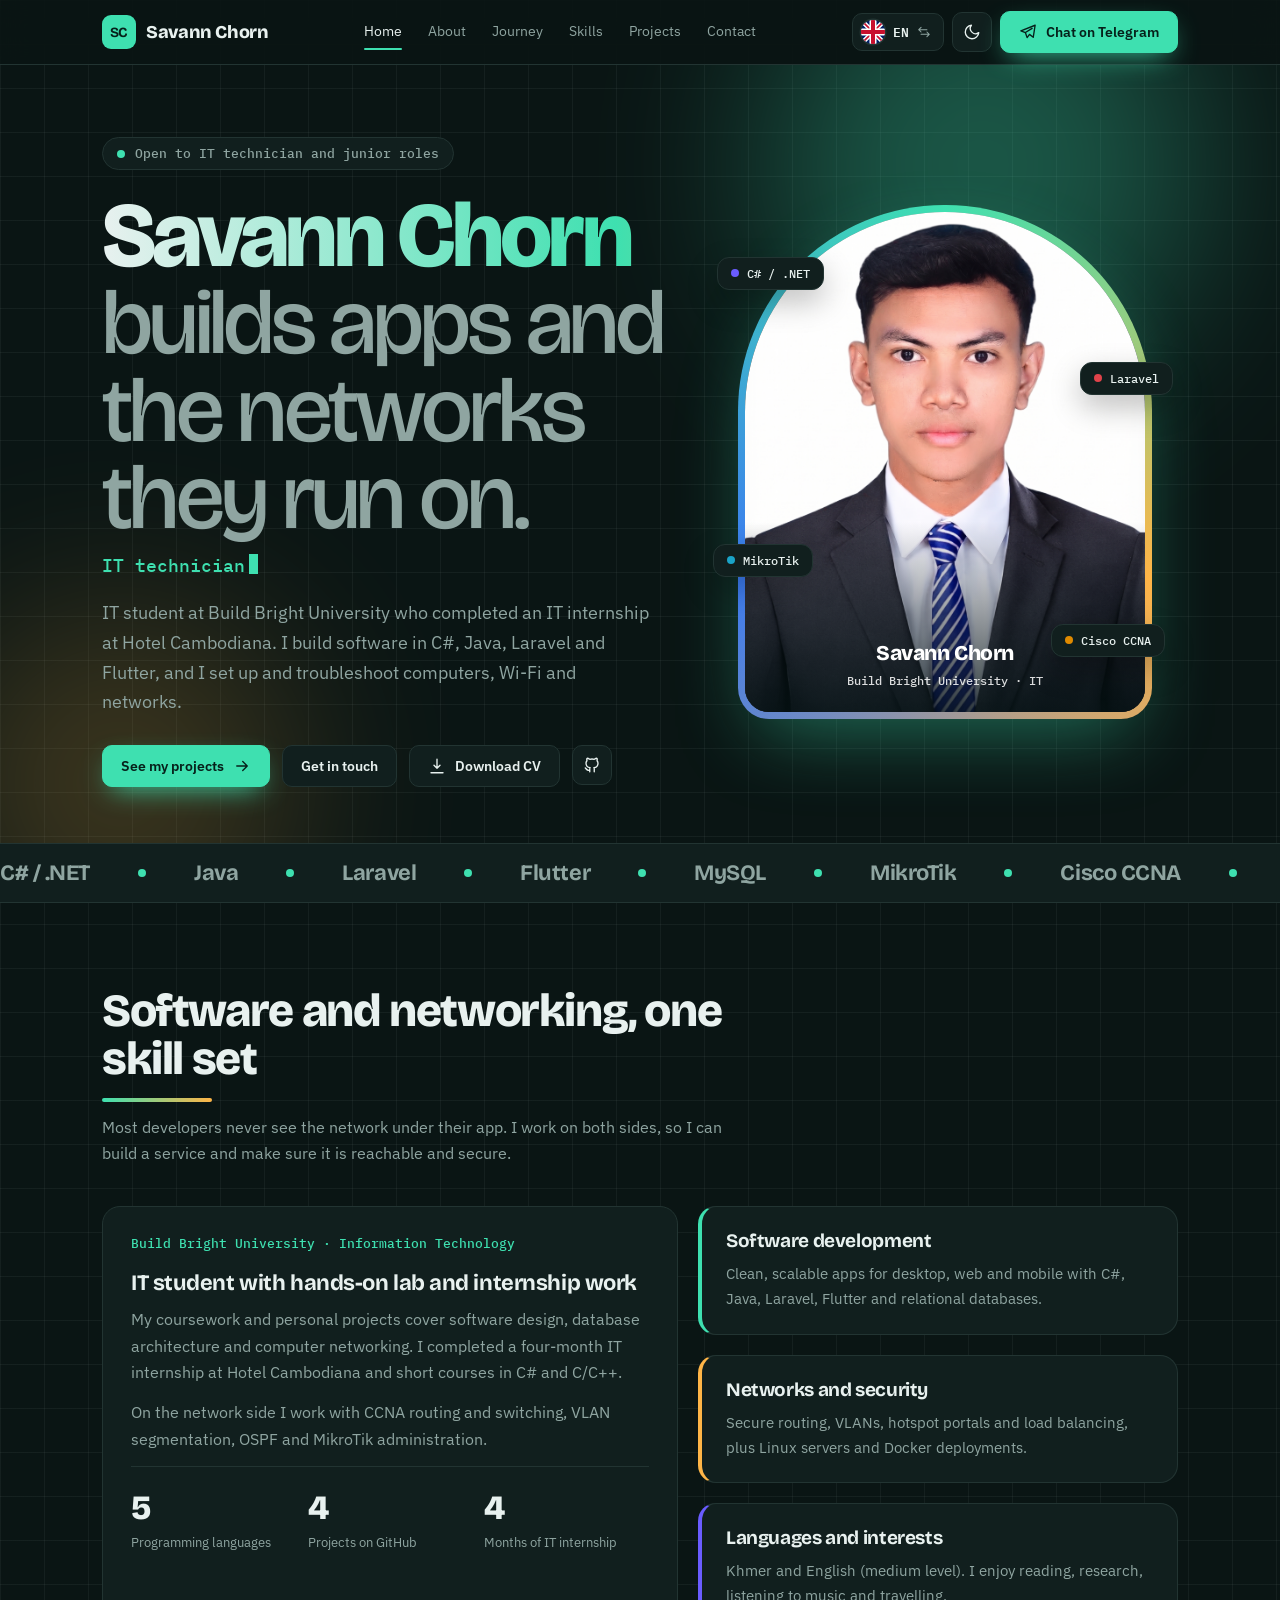
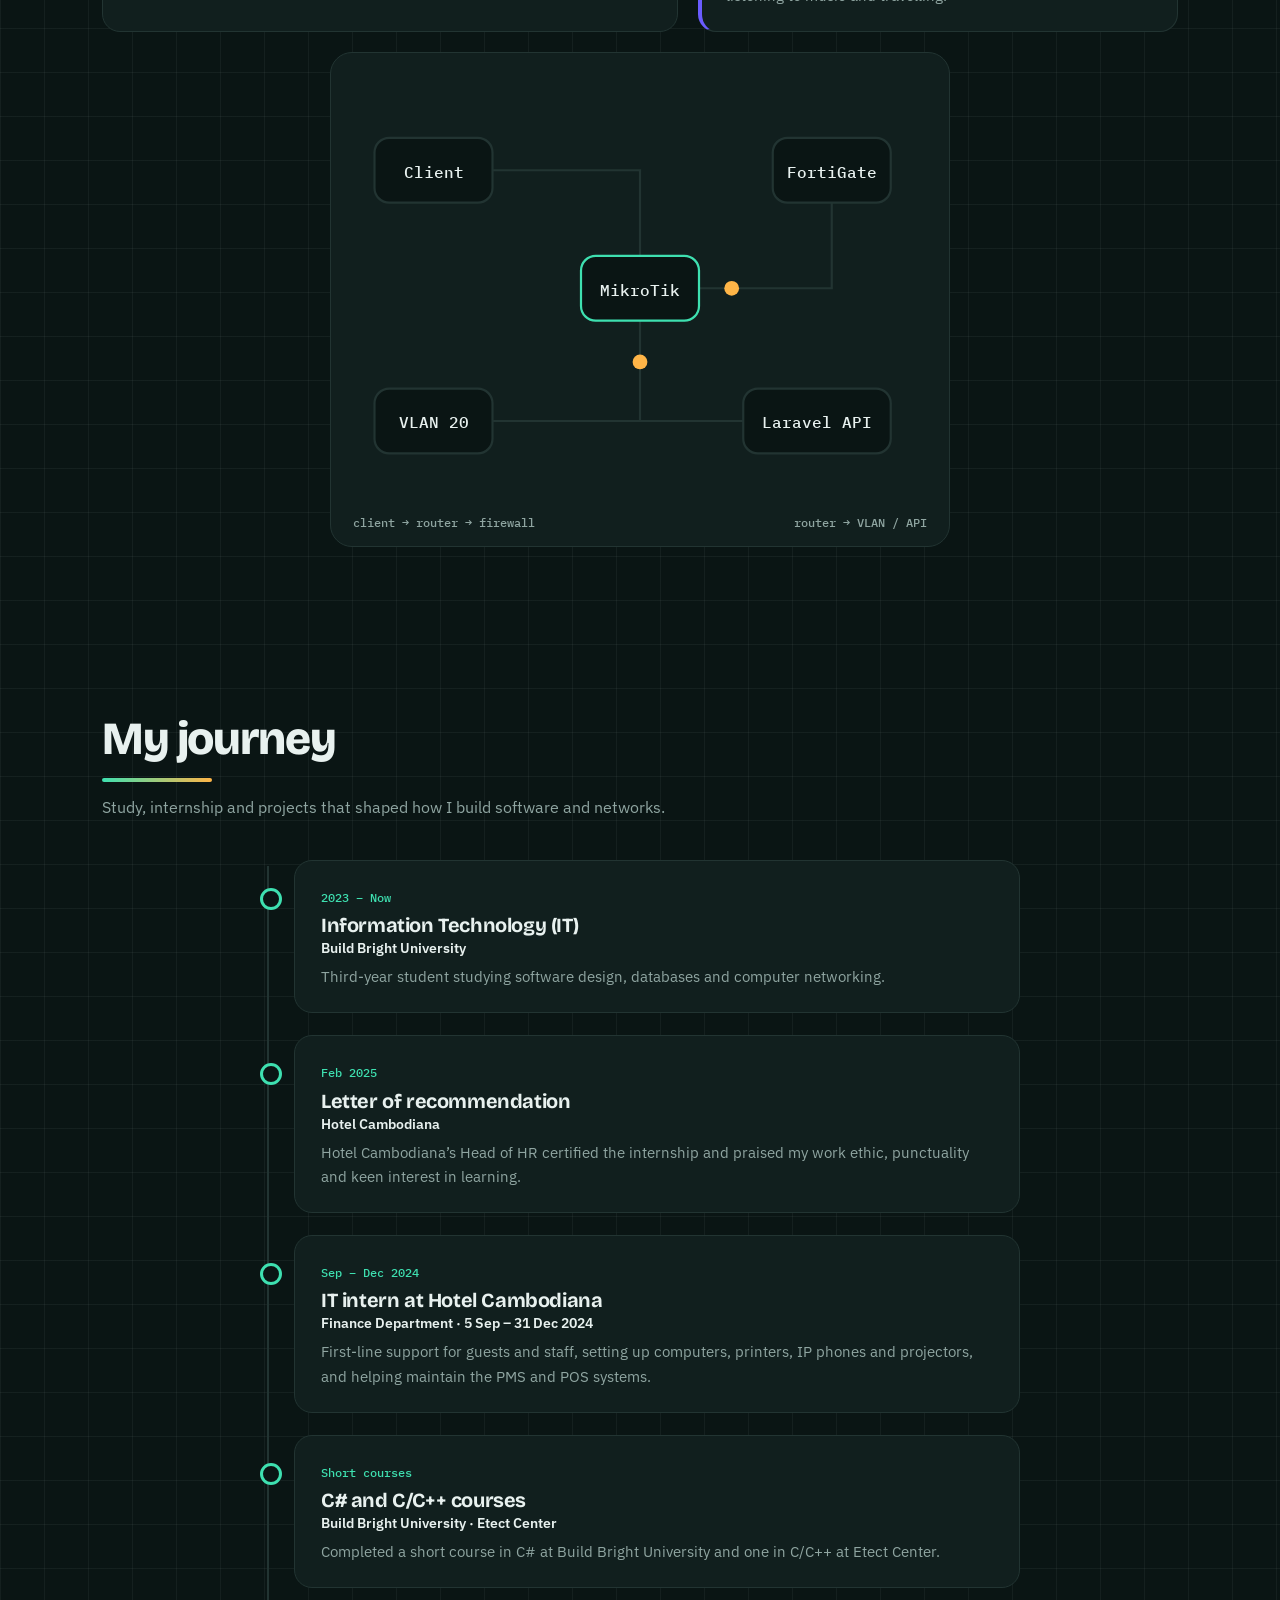
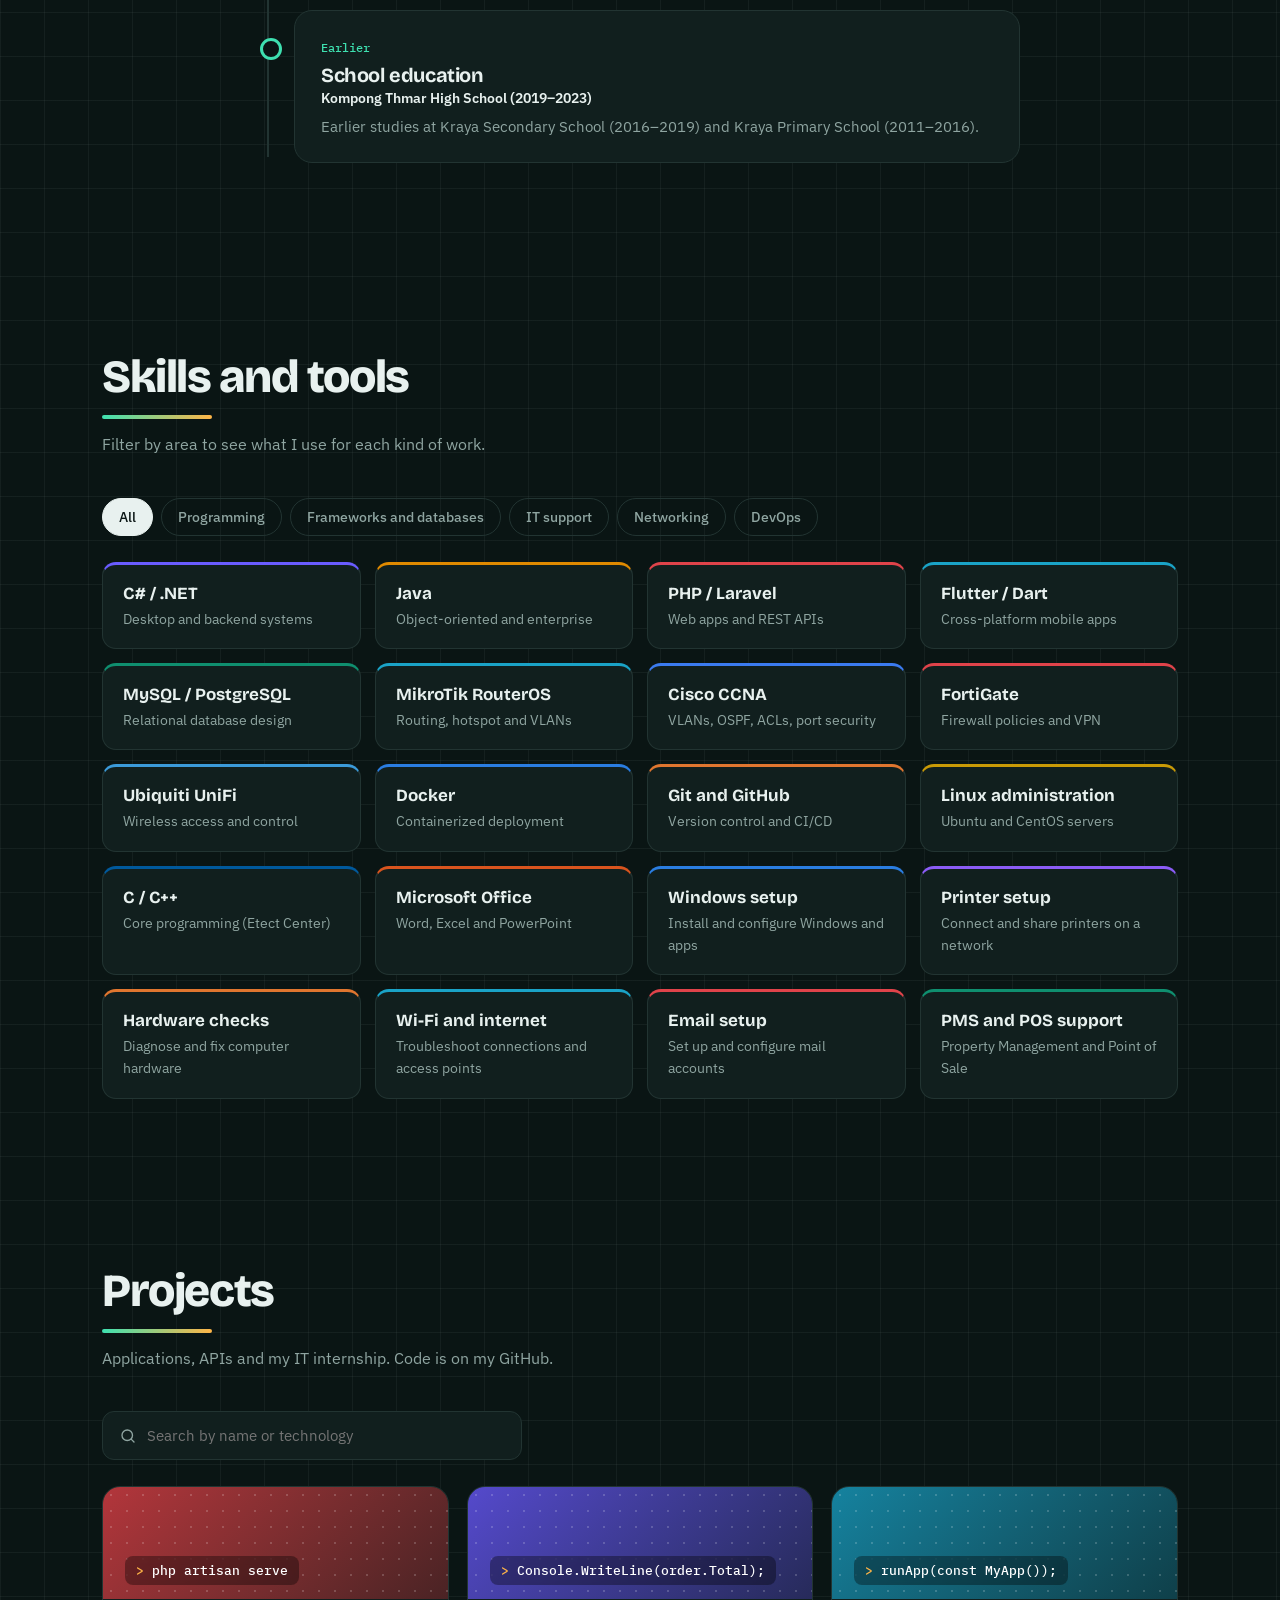
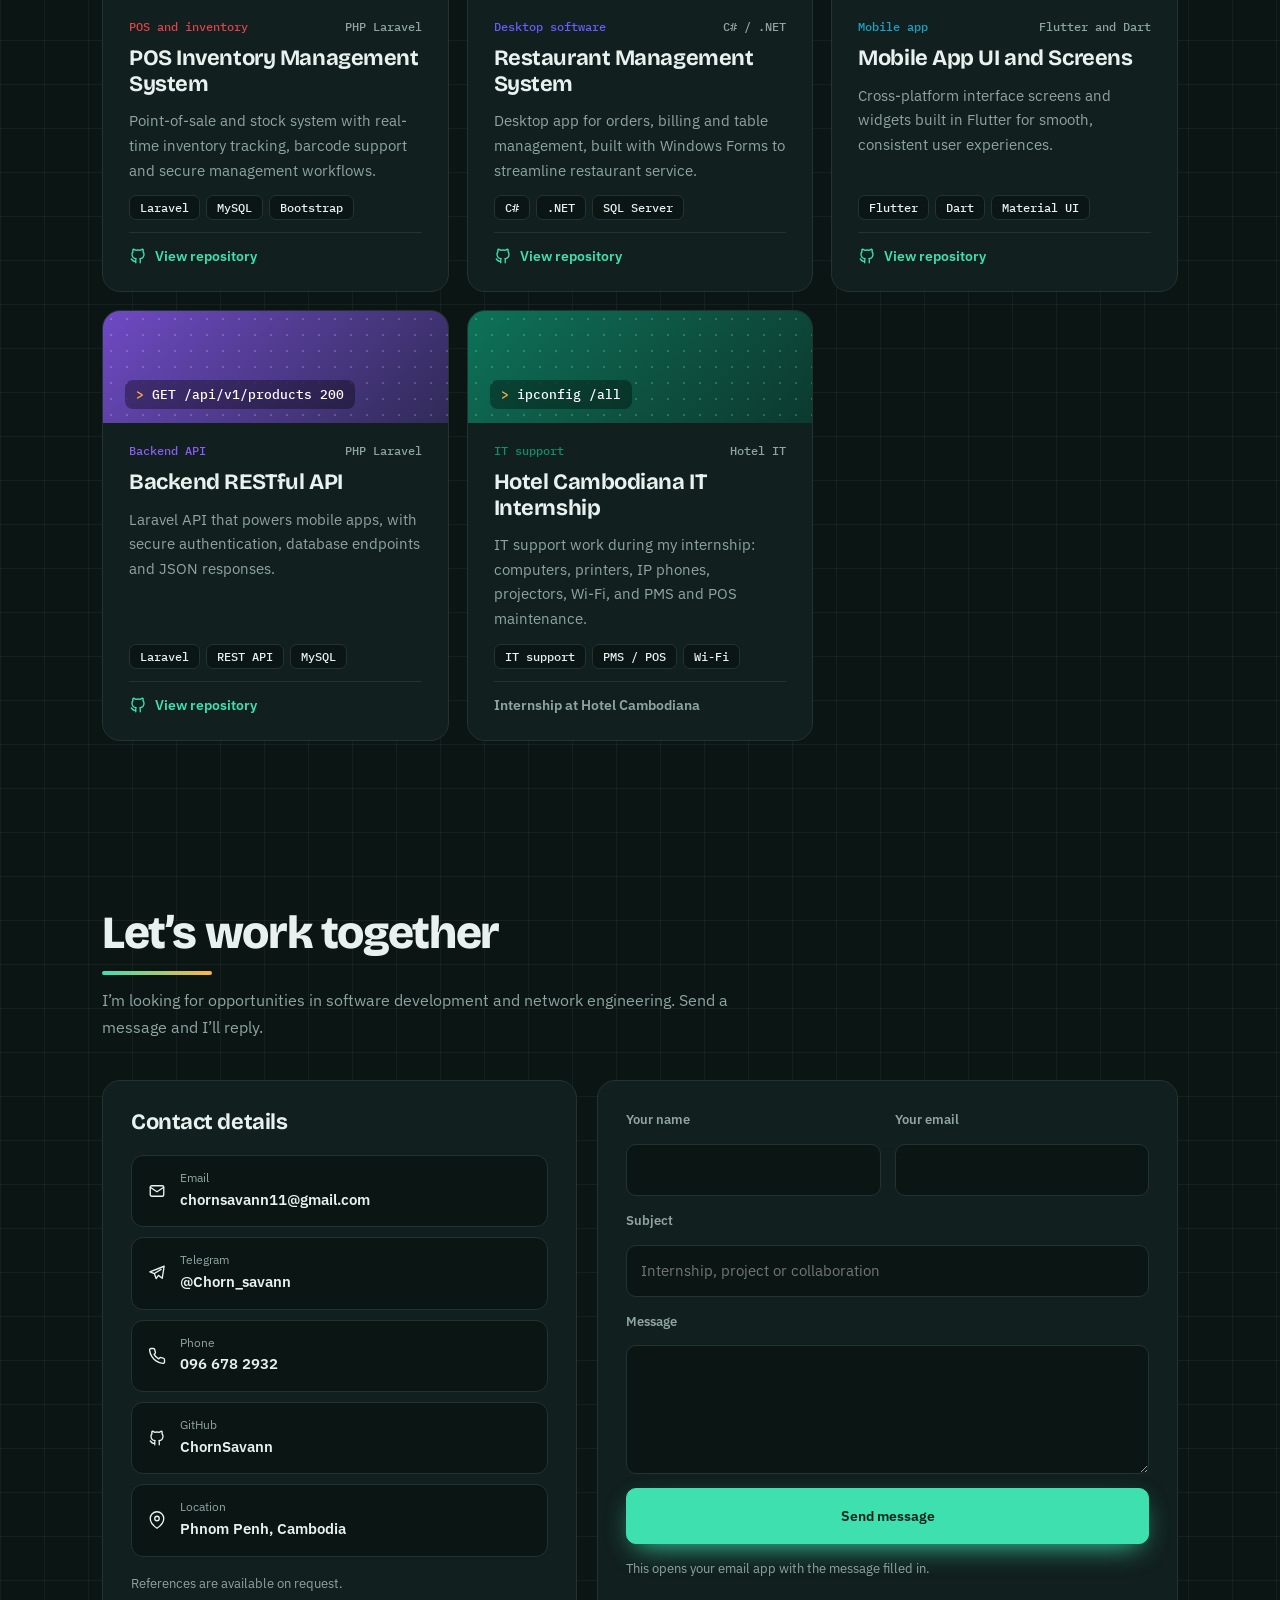
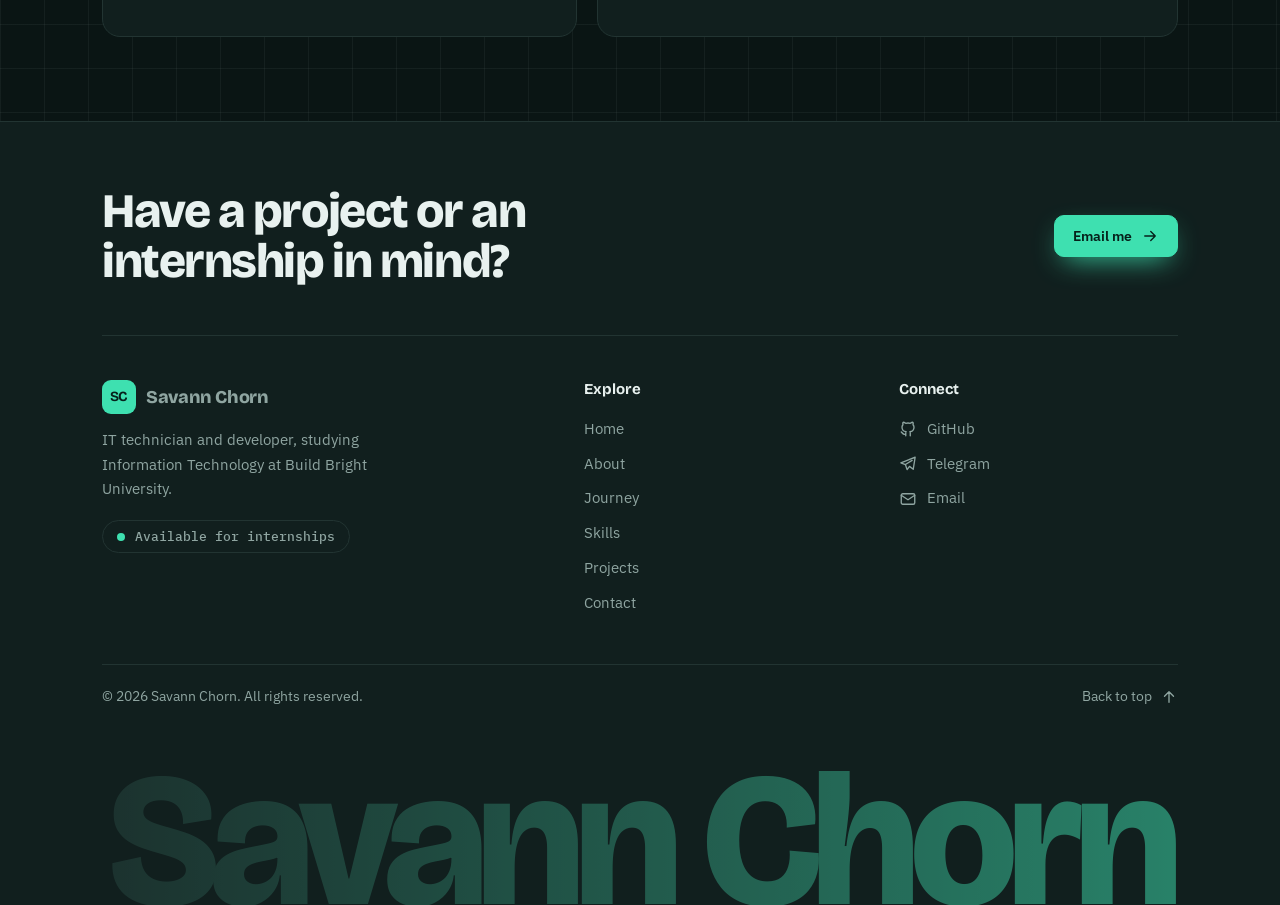
<file: index.html>
<!doctype html>
<html lang="en" data-theme="dark">
  <head>
    <meta charset="UTF-8" />
    <meta
      name="viewport"
      content="width=device-width, initial-scale=1, viewport-fit=cover"
    />
    <title>Savann Chorn | IT Technician & Software Developer</title>
    <link rel="preconnect" href="https://fonts.googleapis.com" />
    <link rel="preconnect" href="https://fonts.gstatic.com" crossorigin />
    <link
      href="https://fonts.googleapis.com/css2?family=Bricolage+Grotesque:opsz,wght@12..96,500;12..96,700;12..96,800&family=IBM+Plex+Sans:wght@400;500;600&family=IBM+Plex+Mono:wght@400;500&family=Noto+Sans+Khmer:wght@400;500;700&family=Moulpali&display=swap"
      rel="stylesheet"
    />
    <link rel="stylesheet" href="style.css" />
  </head>
  <body>
    <svg width="0" height="0" style="position: absolute" aria-hidden="true">
      <symbol id="gh" viewBox="0 0 24 24">
        <path
          d="M9 19c-4.3 1.4-4.3-2.5-6-3m12 5v-3.5c0-1 .1-1.4-.5-2 2.8-.3 5.5-1.4 5.5-6a4.6 4.6 0 0 0-1.3-3.2 4.2 4.2 0 0 0-.1-3.2s-1.1-.3-3.5 1.3a12.3 12.3 0 0 0-6.2 0C6.5 2.8 5.4 3.1 5.4 3.1a4.2 4.2 0 0 0-.1 3.2A4.6 4.6 0 0 0 4 9.5c0 4.6 2.7 5.7 5.5 6-.6.6-.6 1.200-.5 2V21"
        />
      </symbol>
      <symbol id="tg" viewBox="0 0 24 24">
        <path
          d="M21.5 3 2.5 10.500l6 2.200 2.300 6.800 3.200-4.300 5 3.800L21.500 3ZM8.500 12.700l9-5.500"
        />
      </symbol>
      <symbol id="ph" viewBox="0 0 24 24">
        <path
          d="M22 16.92v3a2 2 0 0 1-2.18 2 19.79 19.79 0 0 1-8.63-3.07 19.5 19.5 0 0 1-6-6 19.79 19.79 0 0 1-3.07-8.67A2 2 0 0 1 4.11 2h3a2 2 0 0 1 2 1.72c.13.96.36 1.9.7 2.81a2 2 0 0 1-.45 2.11L8.09 9.91a16 16 0 0 0 6 6l1.27-1.27a2 2 0 0 1 2.11-.45c.91.34 1.85.57 2.81.7A2 2 0 0 1 22 16.92z"
        />
      </symbol>
      <symbol id="pn" viewBox="0 0 24 24">
        <path d="M21 10c0 7-9 13-9 13S3 17 3 10a9 9 0 0 1 18 0z" />
        <circle cx="12" cy="10" r="3" />
      </symbol>
      <symbol id="dl" viewBox="0 0 24 24">
        <path d="M12 3v12m0 0-4-4m4 4 4-4M4 21h16" />
      </symbol>
      <symbol id="ml" viewBox="0 0 24 24">
        <rect x="3" y="5" width="18" height="14" rx="2" />
        <path d="m3 7 9 6 9-6" />
      </symbol>
      <symbol id="se" viewBox="0 0 24 24">
        <circle cx="11" cy="11" r="7" />
        <path d="m20 20-3.500-3.500" />
      </symbol>
      <symbol id="up" viewBox="0 0 24 24">
        <path d="M12 19V5m-6 6 6-6 6 6" />
      </symbol>
      <symbol id="th" viewBox="0 0 24 24">
        <path d="M21 12.800A9 9 0 1 1 11.200 3a7 7 0 0 0 9.800 9.800Z" />
      </symbol>
      <symbol id="ar" viewBox="0 0 24 24">
        <path d="M5 12h14m-6-6 6 6-6 6" />
      </symbol>
    </svg>

    <div class="prog" id="prog"></div>
    <div id="intro" aria-hidden="true">
      <div class="ib">
        <b>SC</b><span class="bar"><i></i></span>
      </div>
    </div>

    <header>
      <div class="wrap">
        <a class="brand" href="#top-of-page"><b>SC</b>Savann Chorn</a>
        <nav>
          <a href="#home">Home</a><a href="#about">About</a
          ><a href="#journey">Journey</a><a href="#skills">Skills</a
          ><a href="#projects">Projects</a><a href="#contact">Contact</a>
        </nav>
        <div class="tools">
          <button
            class="btn"
            id="lang"
            aria-label="Switch language to Khmer"
            title="Switch language"
          >
            <span id="flag"
              ><svg class="flg" viewBox="0 0 24 24" aria-hidden="true">
                <rect width="24" height="24" fill="#012169" />
                <path
                  d="M0 0L24 24M24 0L0 24"
                  stroke="#fff"
                  stroke-width="4.5"
                />
                <path
                  d="M0 0L24 24M24 0L0 24"
                  stroke="#C8102E"
                  stroke-width="1.6"
                />
                <path d="M12 0V24M0 12H24" stroke="#fff" stroke-width="7" />
                <path
                  d="M12 0V24M0 12H24"
                  stroke="#C8102E"
                  stroke-width="4"
                /></svg></span
            ><span id="lcode">EN</span
            ><svg class="i sw" viewBox="0 0 24 24" aria-hidden="true">
              <path d="M7 4 3 8l4 4M3 8h14M17 20l4-4-4-4M21 16H7" />
            </svg>
          </button>
          <button
            class="btn sq"
            id="theme"
            aria-label="Toggle light and dark theme"
          >
            <svg class="i"><use href="#th" /></svg>
          </button>
          <a
            class="btn pri hide-m"
            href="https://t.me/Chorn_savann"
            target="_blank"
            rel="noopener"
            ><svg class="i"><use href="#tg" /></svg>Chat on Telegram</a
          >
        </div>
      </div>
    </header>

    <main id="top-of-page">
      <div class="hero" id="home">
        <div class="aur"><i></i><i></i></div>
        <div class="wrap">
          <div>
            <div class="status">
              <span class="dot"></span>Open to IT technician and junior roles
            </div>
            <h1>
              <span class="nm">Savann Chorn</span
              ><span>builds apps and the networks they run on.</span>
            </h1>
            <p class="role" id="role" aria-live="off"></p>
            <p class="lead">
              IT student at Build Bright University who completed an IT
              internship at Hotel Cambodiana. I build software in C#, Java,
              Laravel and Flutter, and I set up and troubleshoot computers,
              Wi-Fi and networks.
            </p>
            <div class="cta">
              <a class="btn pri" href="#projects"
                >See my projects<svg class="i"><use href="#ar" /></svg
              ></a>
              <a class="btn" href="#contact">Get in touch</a>
              <a class="btn" href="Chorn_Savann_CV.pdf" download
                ><svg class="i"><use href="#dl" /></svg>Download CV</a
              >
              <a
                class="btn sq"
                href="https://github.com/ChornSavann"
                target="_blank"
                rel="noopener"
                aria-label="GitHub"
                ><svg class="i"><use href="#gh" /></svg
              ></a>
            </div>
          </div>

          <div class="photo" id="photo">
            <div class="ring"></div>
            <div class="frame">
              <img
                src="images/savann.jpg"
                alt="Portrait of Savann Chorn"
                width="640"
                height="822"
              />
              <div class="cap2">
                <b>Savann Chorn</b><span>Build Bright University · IT</span>
              </div>
            </div>
            <div class="chip" style="top: 9%; left: -7%">
              <span class="d" style="background: #6a5cff"></span>C# / .NET
            </div>
            <div
              class="chip"
              style="top: 30%; right: -7%; animation-delay: -1.5s"
            >
              <span class="d" style="background: #e0434a"></span>Laravel
            </div>
            <div
              class="chip"
              style="bottom: 27%; left: -8%; animation-delay: -3s"
            >
              <span class="d" style="background: #1aa3c7"></span>MikroTik
            </div>
            <div
              class="chip"
              style="bottom: 11%; right: -5%; animation-delay: -4s"
            >
              <span class="d" style="background: #e08a00"></span>Cisco CCNA
            </div>
          </div>
        </div>
      </div>

      <div class="mq" aria-hidden="true"><div id="mq"></div></div>

      <section id="about">
        <div class="wrap">
          <div class="sh rv">
            <h2>Software and networking, one skill set</h2>
            <p>
              Most developers never see the network under their app. I work on
              both sides, so I can build a service and make sure it is reachable
              and secure.
            </p>
          </div>
          <div class="about">
            <div class="card rv">
              <div class="edu">
                Build Bright University · Information Technology
              </div>
              <h3>IT student with hands-on lab and internship work</h3>
              <p>
                My coursework and personal projects cover software design,
                database architecture and computer networking. I completed a
                four-month IT internship at Hotel Cambodiana and short courses
                in C# and C/C++.
              </p>
              <p>
                On the network side I work with CCNA routing and switching, VLAN
                segmentation, OSPF and MikroTik administration.
              </p>
              <div class="stats">
                <div>
                  <b data-n="5">0</b><small>Programming languages</small>
                </div>
                <div><b data-n="4">0</b><small>Projects on GitHub</small></div>
                <div>
                  <b data-n="4">0</b><small>Months of IT internship</small>
                </div>
              </div>
            </div>
            <div class="tracks">
              <div class="card rv">
                <h3>Software development</h3>
                <p>
                  Clean, scalable apps for desktop, web and mobile with C#,
                  Java, Laravel, Flutter and relational databases.
                </p>
              </div>
              <div class="card rv">
                <h3>Networks and security</h3>
                <p>
                  Secure routing, VLANs, hotspot portals and load balancing,
                  plus Linux servers and Docker deployments.
                </p>
              </div>
              <div class="card rv">
                <h3>Languages and interests</h3>
                <p>
                  Khmer and English (medium level). I enjoy reading, research,
                  listening to music and travelling.
                </p>
              </div>
            </div>
          </div>
          <div
            class="topo rv"
            aria-label="Diagram: a request travelling from a client through a firewall, router and switch to an application server"
          >
            <svg viewBox="0 0 400 300" role="img">
              <path id="p1" class="link" d="M60 70 H200 V150" />
              <path id="p2" class="link" d="M200 150 H330 V70" />
              <path id="p3" class="link" d="M200 150 V240 H90" />
              <path id="p4" class="link" d="M200 240 H310" />
              <g class="node">
                <rect x="20" y="48" width="80" height="44" rx="10" />
                <text x="60" y="75">Client</text>
              </g>
              <g class="node hot">
                <rect x="160" y="128" width="80" height="44" rx="10" />
                <text x="200" y="155">MikroTik</text>
              </g>
              <g class="node">
                <rect x="290" y="48" width="80" height="44" rx="10" />
                <text x="330" y="75">FortiGate</text>
              </g>
              <g class="node">
                <rect x="20" y="218" width="80" height="44" rx="10" />
                <text x="60" y="245">VLAN 20</text>
              </g>
              <g class="node">
                <rect x="270" y="218" width="100" height="44" rx="10" />
                <text x="320" y="245">Laravel API</text>
              </g>
              <circle class="pkt" r="5">
                <animateMotion
                  dur="3.2s"
                  repeatCount="indefinite"
                  path="M60 70 H200 V150 H330 V70"
                />
              </circle>
              <circle class="pkt" r="5">
                <animateMotion
                  dur="3.6s"
                  begin="1.2s"
                  repeatCount="indefinite"
                  path="M200 150 V240 H310"
                />
              </circle>
            </svg>
            <div class="cap">
              <span>client → router → firewall</span
              ><span>router → VLAN / API</span>
            </div>
          </div>
        </div>
      </section>

      <section id="journey">
        <div class="wrap">
          <div class="sh rv">
            <h2>My journey</h2>
            <p>
              Study, internship and projects that shaped how I build software
              and networks.
            </p>
          </div>
          <div class="tl" id="tl">
            <i class="fill" id="tlf"></i>
            <div class="ti rv">
              <div class="card">
                <span class="tag">2023 – Now</span>
                <h3>Information Technology (IT)</h3>
                <b class="org">Build Bright University</b>
                <p>
                  Third-year student studying software design, databases and
                  computer networking.
                </p>
              </div>
            </div>
            <div class="ti rv">
              <div class="card">
                <span class="tag">Feb 2025</span>
                <h3>Letter of recommendation</h3>
                <b class="org">Hotel Cambodiana</b>
                <p>
                  Hotel Cambodiana’s Head of HR certified the internship and
                  praised my work ethic, punctuality and keen interest in
                  learning.
                </p>
              </div>
            </div>
            <div class="ti rv">
              <div class="card">
                <span class="tag">Sep – Dec 2024</span>
                <h3>IT intern at Hotel Cambodiana</h3>
                <b class="org">Finance Department · 5 Sep – 31 Dec 2024</b>
                <p>
                  First-line support for guests and staff, setting up computers,
                  printers, IP phones and projectors, and helping maintain the
                  PMS and POS systems.
                </p>
              </div>
            </div>
            <div class="ti rv">
              <div class="card">
                <span class="tag">Short courses</span>
                <h3>C# and C/C++ courses</h3>
                <b class="org">Build Bright University · Etect Center</b>
                <p>
                  Completed a short course in C# at Build Bright University and
                  one in C/C++ at Etect Center.
                </p>
              </div>
            </div>
            <div class="ti rv">
              <div class="card">
                <span class="tag">Earlier</span>
                <h3>School education</h3>
                <b class="org">Kompong Thmar High School (2019–2023)</b>
                <p>
                  Earlier studies at Kraya Secondary School (2016–2019) and
                  Kraya Primary School (2011–2016).
                </p>
              </div>
            </div>
          </div>
        </div>
      </section>

      <section id="skills">
        <div class="wrap">
          <div class="sh rv">
            <h2>Skills and tools</h2>
            <p>Filter by area to see what I use for each kind of work.</p>
          </div>
          <div class="tabs" id="tabs">
            <button class="tab" data-f="all" aria-pressed="true">All</button>
            <button class="tab" data-f="code" aria-pressed="false">
              Programming
            </button>
            <button class="tab" data-f="data" aria-pressed="false">
              Frameworks and databases
            </button>
            <button class="tab" data-f="it" aria-pressed="false">
              IT support
            </button>
            <button class="tab" data-f="net" aria-pressed="false">
              Networking
            </button>
            <button class="tab" data-f="ops" aria-pressed="false">
              DevOps
            </button>
          </div>
          <div class="skills" id="skills-grid"></div>
        </div>
      </section>

      <section id="projects">
        <div class="wrap">
          <div class="sh rv">
            <h2>Projects</h2>
            <p>
              Applications, APIs and my IT internship. Code is on my GitHub.
            </p>
          </div>
          <label class="search"
            ><svg class="i"><use href="#se" /></svg
            ><input
              id="q"
              type="search"
              placeholder="Search by name or technology"
              aria-label="Search projects"
          /></label>
          <div class="pgrid" id="pgrid"></div>
          <p class="empty" id="empty">
            No project matches that search. Try “Laravel”, “Flutter” or
            “MikroTik”.
          </p>
        </div>
      </section>

      <section id="contact">
        <div class="wrap">
          <div class="sh rv">
            <h2>Let’s work together</h2>
            <p>
              I’m looking for opportunities in software development and network
              engineering. Send a message and I’ll reply.
            </p>
          </div>
          <div class="contact">
            <div class="card rv">
              <h3>Contact details</h3>
              <div class="rows">
                <a class="row" href="mailto:chornsavann11@gmail.com"
                  ><svg class="i"><use href="#ml" /></svg
                  ><span
                    ><small>Email</small><b>chornsavann11@gmail.com</b></span
                  ></a
                >
                <a
                  class="row"
                  href="https://t.me/Chorn_savann"
                  target="_blank"
                  rel="noopener"
                  ><svg class="i"><use href="#tg" /></svg
                  ><span><small>Telegram</small><b>@Chorn_savann</b></span></a
                >
                <a class="row" href="tel:+855966782932"
                  ><svg class="i"><use href="#ph" /></svg
                  ><span><small>Phone</small><b>096 678 2932</b></span></a
                >
                <a
                  class="row"
                  href="https://github.com/ChornSavann"
                  target="_blank"
                  rel="noopener"
                  ><svg class="i"><use href="#gh" /></svg
                  ><span><small>GitHub</small><b>ChornSavann</b></span></a
                >
                <div class="row">
                  <svg class="i"><use href="#pn" /></svg
                  ><span
                    ><small>Location</small><b>Phnom Penh, Cambodia</b></span
                  >
                </div>
              </div>
              <p class="note" style="margin-top: 16px">
                References are available on request.
              </p>
            </div>
            <form class="card rv" id="cf">
              <div class="two">
                <label
                  >Your name<input
                    class="f"
                    id="n"
                    required
                    autocomplete="name" /></label
                ><label
                  >Your email<input
                    class="f"
                    id="e"
                    type="email"
                    required
                    autocomplete="email"
                /></label>
              </div>
              <label
                >Subject<input
                  class="f"
                  id="s"
                  required
                  placeholder="Internship, project or collaboration"
              /></label>
              <label
                >Message<textarea id="m" rows="5" required></textarea>
              </label>
              <button
                class="btn pri"
                type="submit"
                style="justify-content: center"
              >
                Send message
              </button>
              <p class="note">
                This opens your email app with the message filled in.
              </p>
            </form>
          </div>
        </div>
      </section>
    </main>

    <footer>
      <div class="wrap">
        <div class="fcta">
          <h2>Have a project or an internship in mind?</h2>
          <a class="btn pri" href="mailto:chornsavann11@gmail.com"
            >Email me<svg class="i"><use href="#ar" /></svg
          ></a>
        </div>
        <div class="fcols">
          <div>
            <a class="brand" href="#top-of-page"><b>SC</b>Savann Chorn</a>
            <p>
              IT technician and developer, studying Information Technology at
              Build Bright University.
            </p>
            <div class="status">
              <span class="dot"></span>Available for internships
            </div>
          </div>
          <div>
            <h4>Explore</h4>
            <a class="l" href="#home">Home</a
            ><a class="l" href="#about">About</a
            ><a class="l" href="#journey">Journey</a
            ><a class="l" href="#skills">Skills</a
            ><a class="l" href="#projects">Projects</a
            ><a class="l" href="#contact">Contact</a>
          </div>
          <div>
            <h4>Connect</h4>
            <a
              class="l"
              href="https://github.com/ChornSavann"
              target="_blank"
              rel="noopener"
              ><svg class="i"><use href="#gh" /></svg>GitHub</a
            ><a
              class="l"
              href="https://t.me/Chorn_savann"
              target="_blank"
              rel="noopener"
              ><svg class="i"><use href="#tg" /></svg>Telegram</a
            ><a class="l" href="mailto:chornsavann11@gmail.com"
              ><svg class="i"><use href="#ml" /></svg>Email</a
            >
          </div>
        </div>
        <div class="fbar">
          <span>© <span id="yr"></span> Savann Chorn. All rights reserved.</span
          ><a href="#top-of-page"
            >Back to top<svg class="i"><use href="#up" /></svg
          ></a>
        </div>
      </div>
      <div class="fmark" aria-hidden="true">Savann Chorn</div>
    </footer>
    <button class="btn pri sq" id="top" aria-label="Back to top">
      <svg class="i"><use href="#up" /></svg>
    </button>

    <div id="modal" class="modal" hidden>
      <div class="mbg" data-close></div>
      <div class="mbox" role="dialog" aria-modal="true" aria-labelledby="mt">
        <button class="btn sq mx" data-close aria-label="Close">&times;</button>
        <div id="mc"></div>
      </div>
    </div>
    <script src="script.js"></script>
  </body>
</html>
</file>
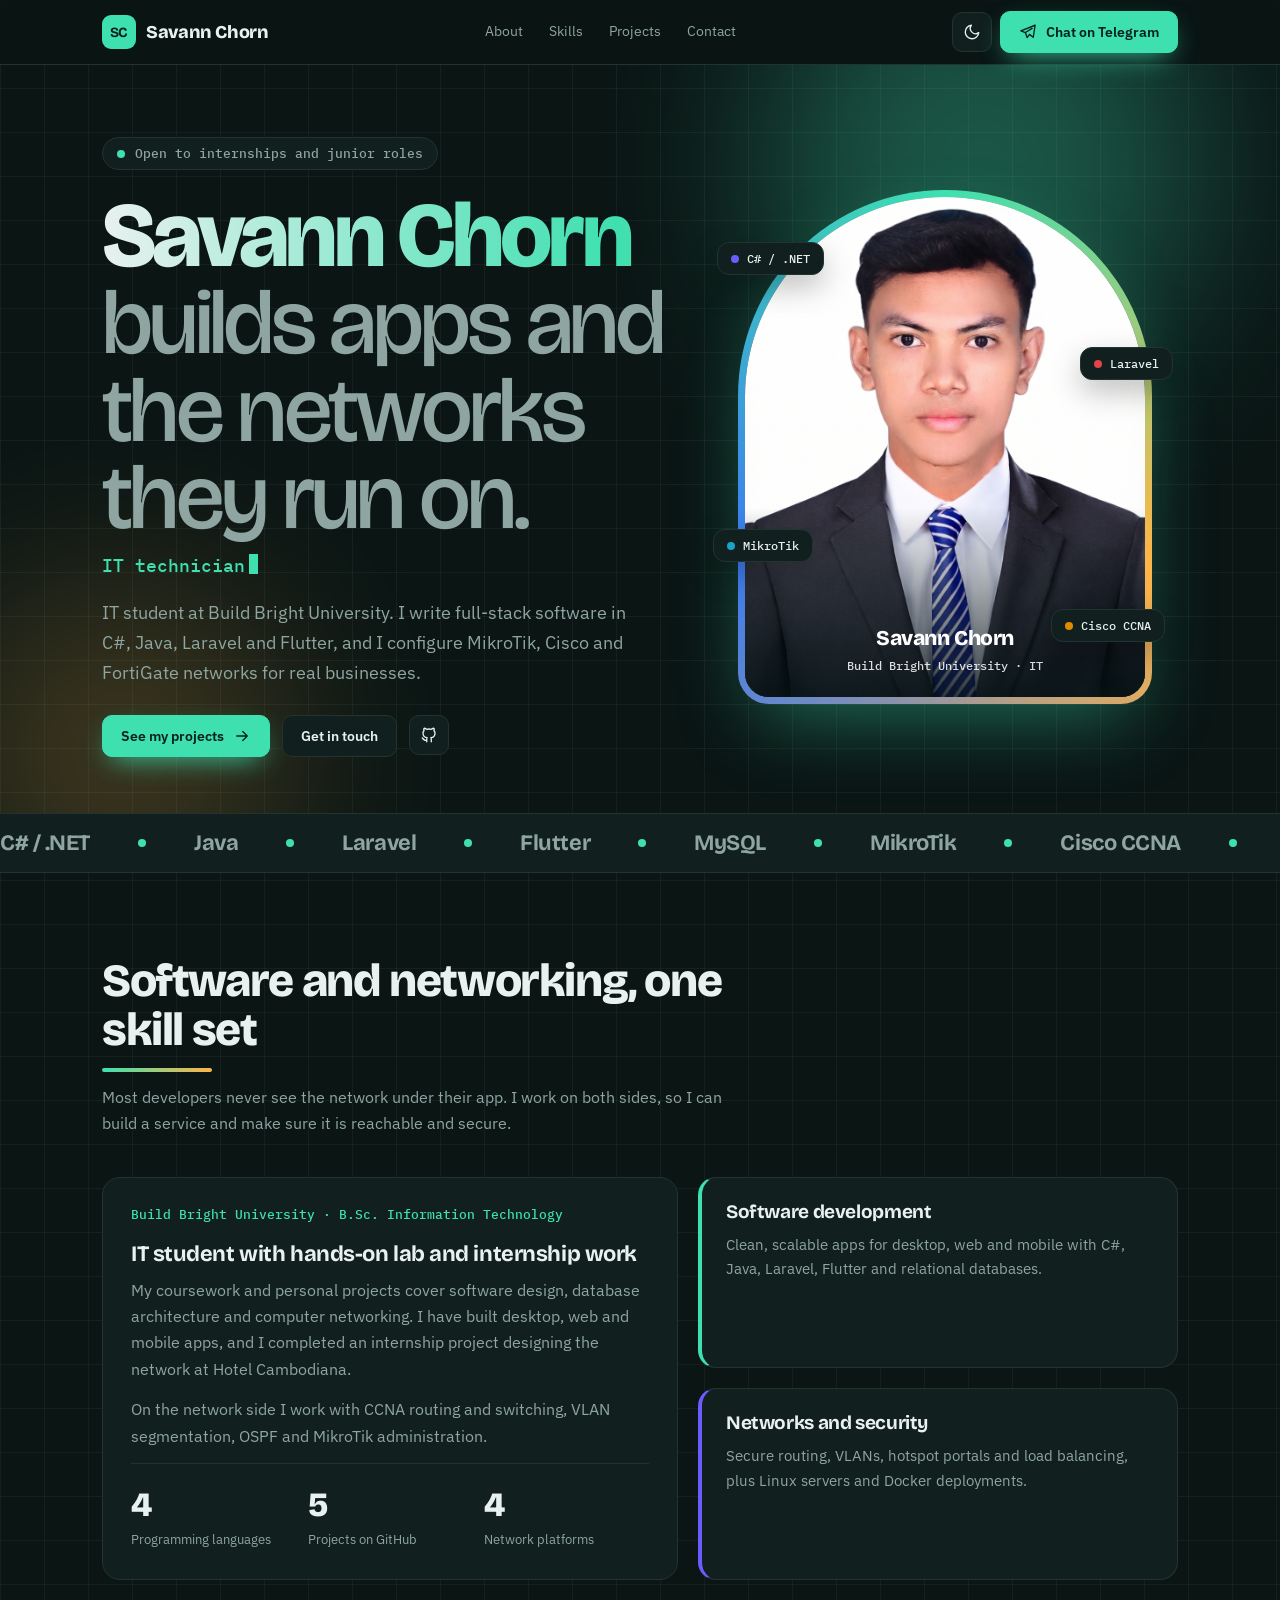
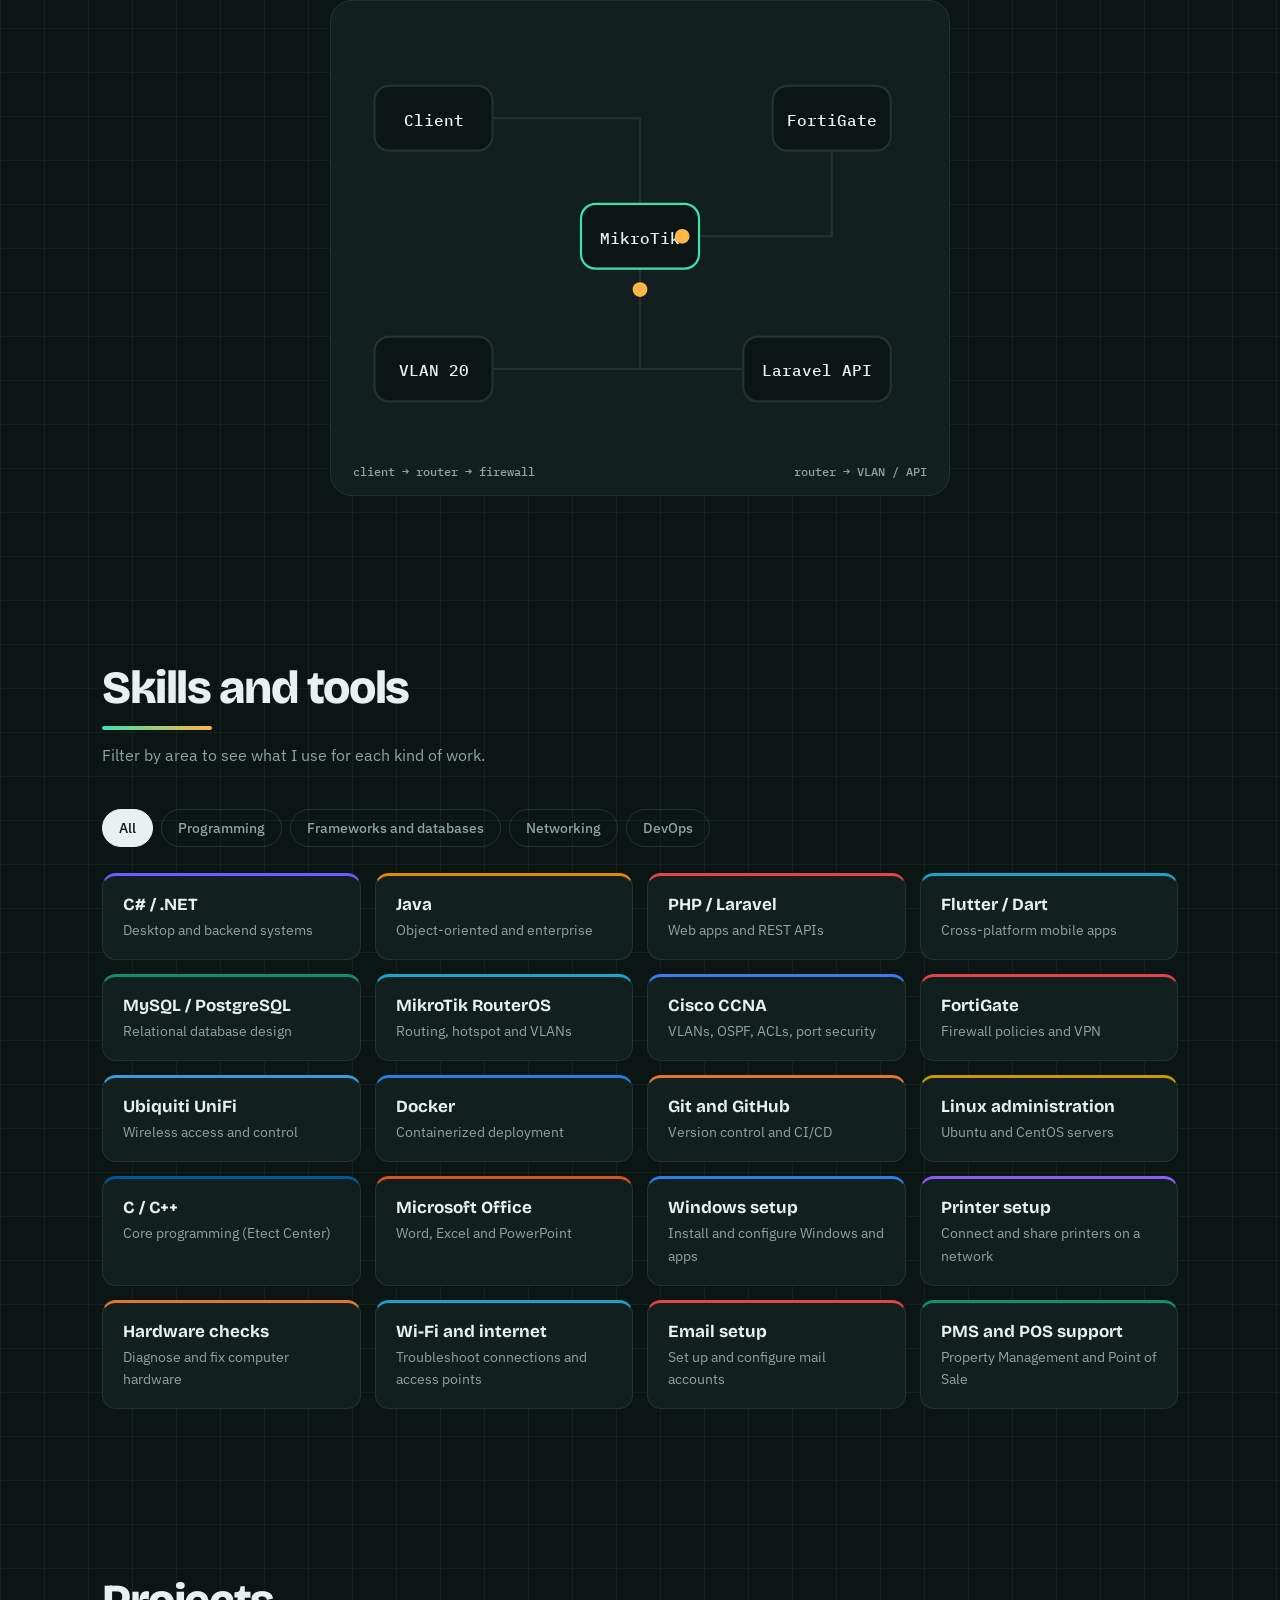
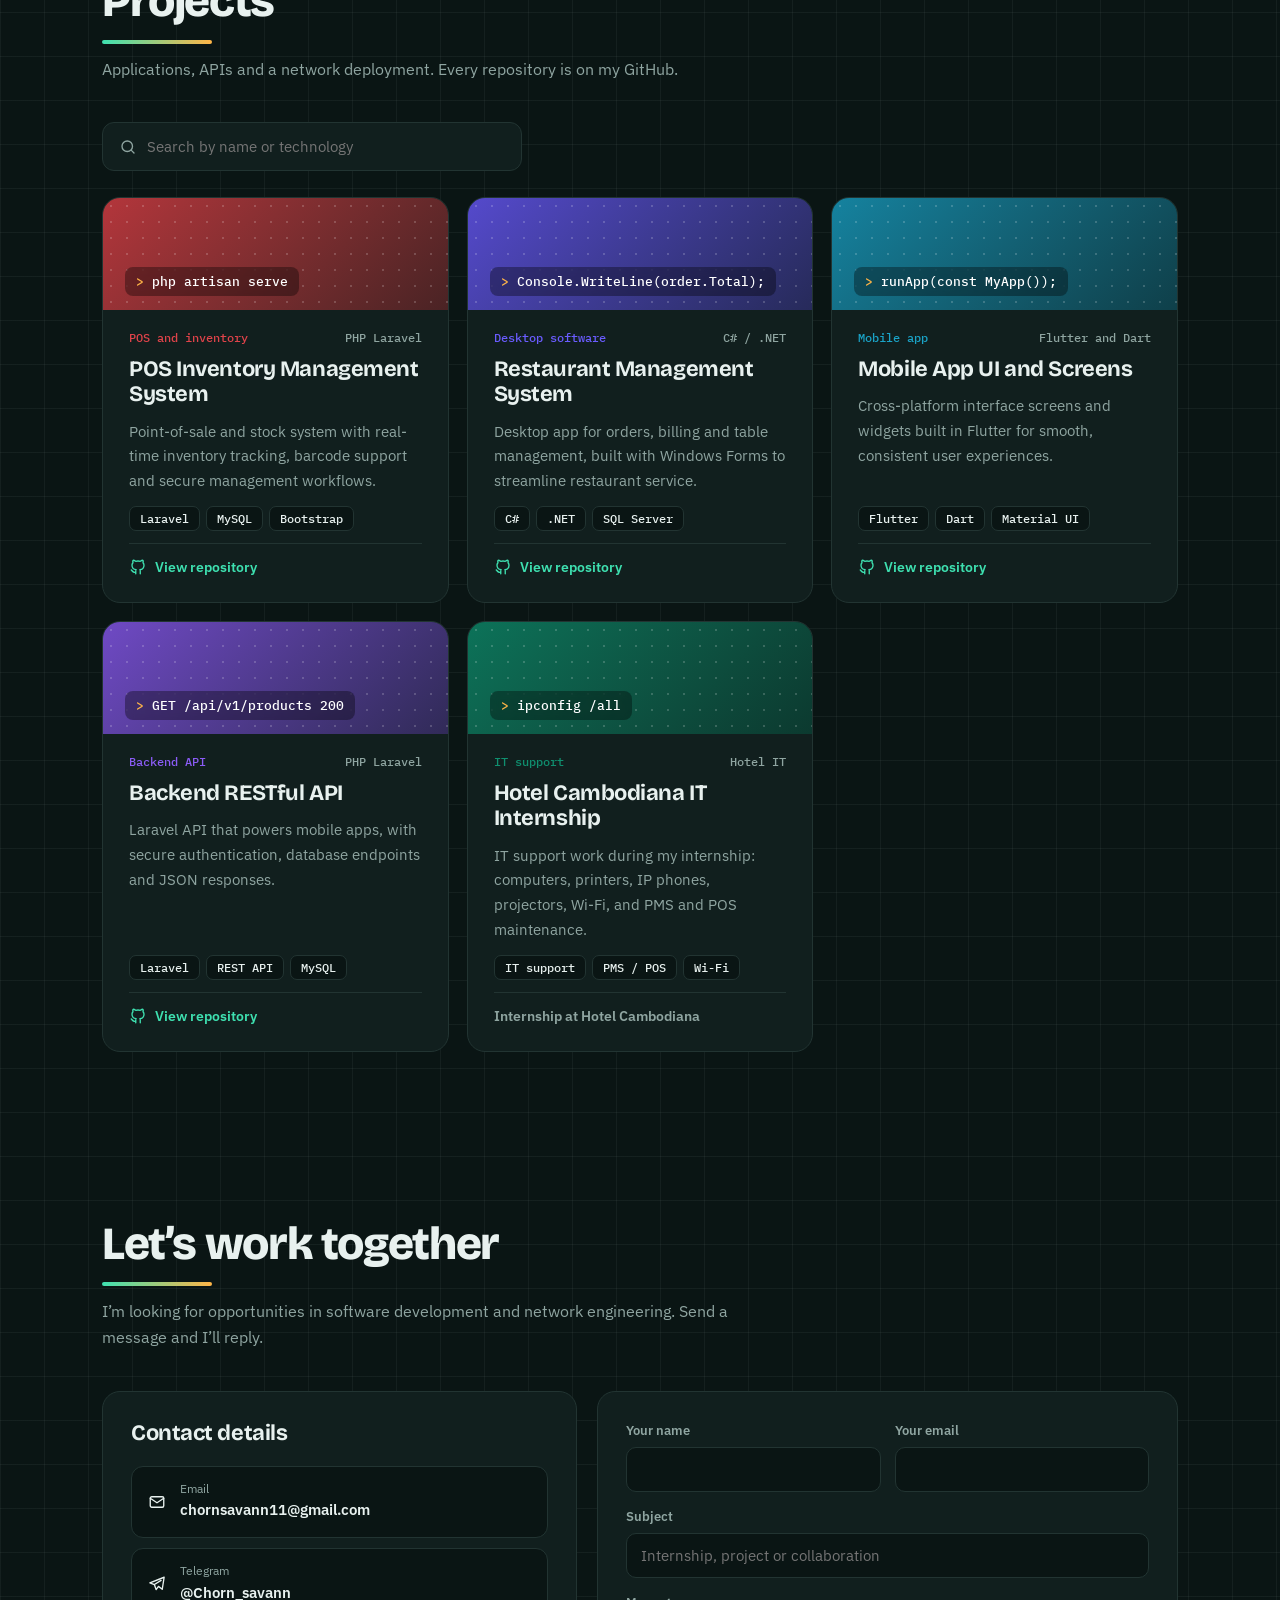
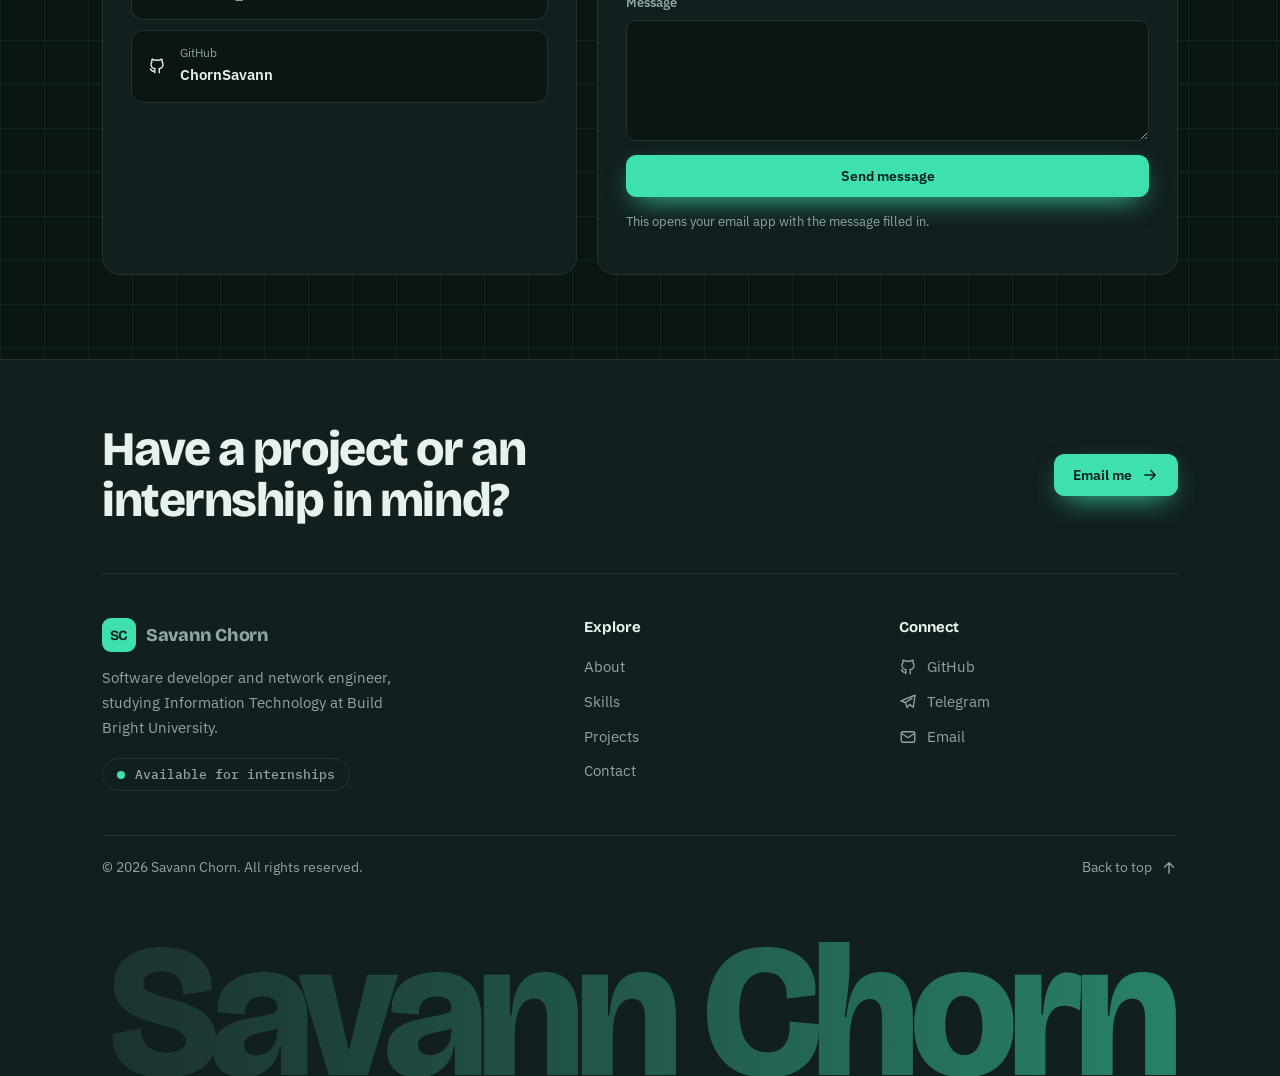
<file: savann-portfolio.html>
<!doctype html>
<html lang="en" data-theme="dark">
  <head>
    <meta charset="UTF-8" />
    <meta
      name="viewport"
      content="width=device-width, initial-scale=1, viewport-fit=cover"
    />
    <title>Savann Chorn | Software Developer & Network Engineer</title>
    <link rel="preconnect" href="https://fonts.googleapis.com" />
    <link rel="preconnect" href="https://fonts.gstatic.com" crossorigin />
    <link
      href="https://fonts.googleapis.com/css2?family=Bricolage+Grotesque:opsz,wght@12..96,500;12..96,700;12..96,800&family=IBM+Plex+Sans:wght@400;500;600&family=IBM+Plex+Mono:wght@400;500&display=swap"
      rel="stylesheet"
    />
    <link rel="stylesheet" href="style.css" />
  </head>
  <body>
    <svg width="0" height="0" style="position: absolute" aria-hidden="true">
      <symbol id="gh" viewBox="0 0 24 24">
        <path
          d="M9 19c-4.3 1.4-4.3-2.5-6-3m12 5v-3.5c0-1 .1-1.4-.5-2 2.8-.3 5.5-1.4 5.5-6a4.6 4.6 0 0 0-1.3-3.2 4.2 4.2 0 0 0-.1-3.2s-1.1-.3-3.5 1.3a12.3 12.3 0 0 0-6.2 0C6.5 2.8 5.4 3.1 5.4 3.1a4.2 4.2 0 0 0-.1 3.2A4.6 4.6 0 0 0 4 9.5c0 4.6 2.7 5.7 5.5 6-.6.6-.6 1.200-.5 2V21"
        />
      </symbol>
      <symbol id="tg" viewBox="0 0 24 24">
        <path
          d="M21.5 3 2.5 10.500l6 2.200 2.300 6.800 3.200-4.300 5 3.800L21.500 3ZM8.500 12.700l9-5.500"
        />
      </symbol>
      <symbol id="ml" viewBox="0 0 24 24">
        <rect x="3" y="5" width="18" height="14" rx="2" />
        <path d="m3 7 9 6 9-6" />
      </symbol>
      <symbol id="se" viewBox="0 0 24 24">
        <circle cx="11" cy="11" r="7" />
        <path d="m20 20-3.500-3.500" />
      </symbol>
      <symbol id="up" viewBox="0 0 24 24">
        <path d="M12 19V5m-6 6 6-6 6 6" />
      </symbol>
      <symbol id="th" viewBox="0 0 24 24">
        <path d="M21 12.800A9 9 0 1 1 11.200 3a7 7 0 0 0 9.800 9.800Z" />
      </symbol>
      <symbol id="ar" viewBox="0 0 24 24">
        <path d="M5 12h14m-6-6 6 6-6 6" />
      </symbol>
    </svg>

    <div class="prog" id="prog"></div>
    <header>
      <div class="wrap">
        <a class="brand" href="#top-of-page"><b>SC</b>Savann Chorn</a>
        <nav>
          <a href="#about">About</a><a href="#skills">Skills</a
          ><a href="#projects">Projects</a><a href="#contact">Contact</a>
        </nav>
        <div class="tools">
          <button
            class="btn sq"
            id="theme"
            aria-label="Toggle light and dark theme"
          >
            <svg class="i"><use href="#th" /></svg>
          </button>
          <a
            class="btn pri hide-m"
            href="https://t.me/Chorn_savann"
            target="_blank"
            rel="noopener"
            ><svg class="i"><use href="#tg" /></svg>Chat on Telegram</a
          >
        </div>
      </div>
    </header>

    <main id="top-of-page">
      <div class="hero">
        <div class="aur"><i></i><i></i></div>
        <div class="wrap">
          <div>
            <div class="status">
              <span class="dot"></span>Open to internships and junior roles
            </div>
            <h1>
              <span class="nm">Savann Chorn</span
              ><span>builds apps and the networks they run on.</span>
            </h1>
            <p class="role" id="role" aria-live="off"></p>
            <p class="lead">
              IT student at Build Bright University. I write full-stack software
              in C#, Java, Laravel and Flutter, and I configure MikroTik, Cisco
              and FortiGate networks for real businesses.
            </p>
            <div class="cta">
              <a class="btn pri" href="#projects"
                >See my projects<svg class="i"><use href="#ar" /></svg
              ></a>
              <a class="btn" href="#contact">Get in touch</a>
              <a
                class="btn sq"
                href="https://github.com/ChornSavann"
                target="_blank"
                rel="noopener"
                aria-label="GitHub"
                ><svg class="i"><use href="#gh" /></svg
              ></a>
            </div>
          </div>

          <div class="photo" id="photo">
            <div class="ring"></div>
            <div class="frame">
              <img
                src="/images/savann.jpg"
                alt="Portrait of Savann Chorn"
                width="640"
                height="822"
              />
              <div class="cap2">
                <b>Savann Chorn</b><span>Build Bright University · IT</span>
              </div>
            </div>
            <div class="chip" style="top: 9%; left: -7%">
              <span class="d" style="background: #6a5cff"></span>C# / .NET
            </div>
            <div
              class="chip"
              style="top: 30%; right: -7%; animation-delay: -1.5s"
            >
              <span class="d" style="background: #e0434a"></span>Laravel
            </div>
            <div
              class="chip"
              style="bottom: 27%; left: -8%; animation-delay: -3s"
            >
              <span class="d" style="background: #1aa3c7"></span>MikroTik
            </div>
            <div
              class="chip"
              style="bottom: 11%; right: -5%; animation-delay: -4s"
            >
              <span class="d" style="background: #e08a00"></span>Cisco CCNA
            </div>
          </div>
        </div>
      </div>

      <div class="mq" aria-hidden="true"><div id="mq"></div></div>

      <section id="about">
        <div class="wrap">
          <div class="sh rv">
            <h2>Software and networking, one skill set</h2>
            <p>
              Most developers never see the network under their app. I work on
              both sides, so I can build a service and make sure it is reachable
              and secure.
            </p>
          </div>
          <div class="about">
            <div class="card rv">
              <div class="edu">
                Build Bright University · B.Sc. Information Technology
              </div>
              <h3>IT student with hands-on lab and internship work</h3>
              <p>
                My coursework and personal projects cover software design,
                database architecture and computer networking. I have built
                desktop, web and mobile apps, and I completed an internship
                project designing the network at Hotel Cambodiana.
              </p>
              <p>
                On the network side I work with CCNA routing and switching, VLAN
                segmentation, OSPF and MikroTik administration.
              </p>
              <div class="stats">
                <div>
                  <b data-n="4">0</b><small>Programming languages</small>
                </div>
                <div><b data-n="5">0</b><small>Projects on GitHub</small></div>
                <div><b data-n="4">0</b><small>Network platforms</small></div>
              </div>
            </div>
            <div class="tracks">
              <div class="card rv">
                <h3>Software development</h3>
                <p>
                  Clean, scalable apps for desktop, web and mobile with C#,
                  Java, Laravel, Flutter and relational databases.
                </p>
              </div>
              <div class="card rv">
                <h3>Networks and security</h3>
                <p>
                  Secure routing, VLANs, hotspot portals and load balancing,
                  plus Linux servers and Docker deployments.
                </p>
              </div>
            </div>
          </div>
          <div
            class="topo rv"
            aria-label="Diagram: a request travelling from a client through a firewall, router and switch to an application server"
          >
            <svg viewBox="0 0 400 300" role="img">
              <path id="p1" class="link" d="M60 70 H200 V150" />
              <path id="p2" class="link" d="M200 150 H330 V70" />
              <path id="p3" class="link" d="M200 150 V240 H90" />
              <path id="p4" class="link" d="M200 240 H310" />
              <g class="node">
                <rect x="20" y="48" width="80" height="44" rx="10" />
                <text x="60" y="75">Client</text>
              </g>
              <g class="node hot">
                <rect x="160" y="128" width="80" height="44" rx="10" />
                <text x="200" y="155">MikroTik</text>
              </g>
              <g class="node">
                <rect x="290" y="48" width="80" height="44" rx="10" />
                <text x="330" y="75">FortiGate</text>
              </g>
              <g class="node">
                <rect x="20" y="218" width="80" height="44" rx="10" />
                <text x="60" y="245">VLAN 20</text>
              </g>
              <g class="node">
                <rect x="270" y="218" width="100" height="44" rx="10" />
                <text x="320" y="245">Laravel API</text>
              </g>
              <circle class="pkt" r="5">
                <animateMotion
                  dur="3.2s"
                  repeatCount="indefinite"
                  path="M60 70 H200 V150 H330 V70"
                />
              </circle>
              <circle class="pkt" r="5">
                <animateMotion
                  dur="3.6s"
                  begin="1.2s"
                  repeatCount="indefinite"
                  path="M200 150 V240 H310"
                />
              </circle>
            </svg>
            <div class="cap">
              <span>client → router → firewall</span
              ><span>router → VLAN / API</span>
            </div>
          </div>
        </div>
      </section>

      <section id="skills">
        <div class="wrap">
          <div class="sh rv">
            <h2>Skills and tools</h2>
            <p>Filter by area to see what I use for each kind of work.</p>
          </div>
          <div class="tabs" id="tabs">
            <button class="tab" data-f="all" aria-pressed="true">All</button>
            <button class="tab" data-f="code" aria-pressed="false">
              Programming
            </button>
            <button class="tab" data-f="data" aria-pressed="false">
              Frameworks and databases
            </button>
            <button class="tab" data-f="net" aria-pressed="false">
              Networking
            </button>
            <button class="tab" data-f="ops" aria-pressed="false">
              DevOps
            </button>
          </div>
          <div class="skills" id="skills-grid"></div>
        </div>
      </section>

      <section id="projects">
        <div class="wrap">
          <div class="sh rv">
            <h2>Projects</h2>
            <p>
              Applications, APIs and a network deployment. Every repository is
              on my GitHub.
            </p>
          </div>
          <label class="search"
            ><svg class="i"><use href="#se" /></svg
            ><input
              id="q"
              type="search"
              placeholder="Search by name or technology"
              aria-label="Search projects"
          /></label>
          <div class="pgrid" id="pgrid"></div>
          <p class="empty" id="empty">
            No project matches that search. Try “Laravel”, “Flutter” or
            “MikroTik”.
          </p>
        </div>
      </section>

      <section id="contact">
        <div class="wrap">
          <div class="sh rv">
            <h2>Let’s work together</h2>
            <p>
              I’m looking for opportunities in software development and network
              engineering. Send a message and I’ll reply.
            </p>
          </div>
          <div class="contact">
            <div class="card rv">
              <h3>Contact details</h3>
              <div class="rows">
                <a class="row" href="mailto:chornsavann11@gmail.com"
                  ><svg class="i"><use href="#ml" /></svg
                  ><span
                    ><small>Email</small><b>chornsavann11@gmail.com</b></span
                  ></a
                >
                <a
                  class="row"
                  href="https://t.me/Chorn_savann"
                  target="_blank"
                  rel="noopener"
                  ><svg class="i"><use href="#tg" /></svg
                  ><span><small>Telegram</small><b>@Chorn_savann</b></span></a
                >
                <a
                  class="row"
                  href="https://github.com/ChornSavann"
                  target="_blank"
                  rel="noopener"
                  ><svg class="i"><use href="#gh" /></svg
                  ><span><small>GitHub</small><b>ChornSavann</b></span></a
                >
              </div>
            </div>
            <form class="card rv" id="cf">
              <div class="two">
                <label
                  >Your name<input
                    class="f"
                    id="n"
                    required
                    autocomplete="name" /></label
                ><label
                  >Your email<input
                    class="f"
                    id="e"
                    type="email"
                    required
                    autocomplete="email"
                /></label>
              </div>
              <label
                >Subject<input
                  class="f"
                  id="s"
                  required
                  placeholder="Internship, project or collaboration"
              /></label>
              <label
                >Message<textarea id="m" rows="5" required></textarea>
              </label>
              <button
                class="btn pri"
                type="submit"
                style="justify-content: center"
              >
                Send message
              </button>
              <p class="note">
                This opens your email app with the message filled in.
              </p>
            </form>
          </div>
        </div>
      </section>
    </main>

    <footer>
      <div class="wrap">
        <div class="fcta">
          <h2>Have a project or an internship in mind?</h2>
          <a class="btn pri" href="mailto:chornsavann11@gmail.com"
            >Email me<svg class="i"><use href="#ar" /></svg
          ></a>
        </div>
        <div class="fcols">
          <div>
            <a class="brand" href="#top-of-page"><b>SC</b>Savann Chorn</a>
            <p>
              Software developer and network engineer, studying Information
              Technology at Build Bright University.
            </p>
            <div class="status">
              <span class="dot"></span>Available for internships
            </div>
          </div>
          <div>
            <h4>Explore</h4>
            <a class="l" href="#about">About</a
            ><a class="l" href="#skills">Skills</a
            ><a class="l" href="#projects">Projects</a
            ><a class="l" href="#contact">Contact</a>
          </div>
          <div>
            <h4>Connect</h4>
            <a
              class="l"
              href="https://github.com/ChornSavann"
              target="_blank"
              rel="noopener"
              ><svg class="i"><use href="#gh" /></svg>GitHub</a
            ><a
              class="l"
              href="https://t.me/Chorn_savann"
              target="_blank"
              rel="noopener"
              ><svg class="i"><use href="#tg" /></svg>Telegram</a
            ><a class="l" href="mailto:chornsavann11@gmail.com"
              ><svg class="i"><use href="#ml" /></svg>Email</a
            >
          </div>
        </div>
        <div class="fbar">
          <span>© <span id="yr"></span> Savann Chorn. All rights reserved.</span
          ><a href="#top-of-page"
            >Back to top<svg class="i"><use href="#up" /></svg
          ></a>
        </div>
      </div>
      <div class="fmark" aria-hidden="true">Savann Chorn</div>
    </footer>
    <button class="btn pri sq" id="top" aria-label="Back to top">
      <svg class="i"><use href="#up" /></svg>
    </button>

    <script src="script.js"></script>
  </body>
</html>
</file>
<file: style.css>
:root{--bg:#f3f1ec;--surface:#fff;--ink:#14201f;--mute:#5b6a68;--line:#d9dcd6;--sig:#0f8f6f;--sig-ink:#fff;--amber:#c97a06;--grid:rgba(20,32,31,.06);
--display:'Bricolage Grotesque','Segoe UI',sans-serif;--body:'IBM Plex Sans','Segoe UI',sans-serif;--mono:'IBM Plex Mono',ui-monospace,Menlo,monospace;
box-sizing:border-box;padding-top:env(safe-area-inset-top,0px);padding-bottom:env(safe-area-inset-bottom,0px)}
:root:not([data-theme="light"]){--bg:#0a1514;--surface:#111f1e;--ink:#e8f1ef;--mute:#8fa5a1;--line:#223432;--sig:#3ee0b0;--sig-ink:#06201a;--amber:#ffb547;--grid:rgba(232,241,239,.05)}
:root[data-theme="dark"]{--bg:#0a1514;--surface:#111f1e;--ink:#e8f1ef;--mute:#8fa5a1;--line:#223432;--sig:#3ee0b0;--sig-ink:#06201a;--amber:#ffb547;--grid:rgba(232,241,239,.05)}
html{scroll-behavior:smooth;scroll-padding-top:calc(72px + env(safe-area-inset-top,0px))}
*{box-sizing:border-box}
body{margin:0;background:var(--bg);color:var(--ink);font:400 16px/1.65 var(--body);overflow-x:hidden;
background-image:linear-gradient(var(--grid) 1px,transparent 1px),linear-gradient(90deg,var(--grid) 1px,transparent 1px);background-size:44px 44px}
a{color:inherit;text-decoration:none}
:focus-visible{outline:2px solid var(--sig);outline-offset:3px;border-radius:6px}
.wrap{max-width:1120px;margin:0 auto;padding:0 22px}
svg.i{width:18px;height:18px;fill:none;stroke:currentColor;stroke-width:1.8;stroke-linecap:round;stroke-linejoin:round;flex:none}
/* nav */
header{position:sticky;top:0;z-index:20;background:color-mix(in srgb,var(--bg) 82%,transparent);backdrop-filter:blur(14px);border-bottom:1px solid var(--line);padding-top:env(safe-area-inset-top,0px)}
header .wrap{display:flex;align-items:center;justify-content:space-between;height:64px;gap:14px}
.brand{font:800 18px var(--display);letter-spacing:-.02em;display:flex;align-items:center;gap:10px}
.brand b{display:grid;place-items:center;width:34px;height:34px;border-radius:9px;background:var(--sig);color:var(--sig-ink);font-size:14px}
nav{display:flex;gap:26px;font-size:14px;color:var(--mute)}
nav a:hover{color:var(--ink)}
.tools{display:flex;gap:8px;align-items:center}
.btn{display:inline-flex;align-items:center;gap:9px;padding:11px 18px;border-radius:10px;font:600 14px var(--body);border:1px solid var(--line);background:var(--surface);color:var(--ink);cursor:pointer;transition:transform .15s,border-color .15s}
.btn:hover{border-color:var(--sig);transform:translateY(-1px)}
.btn.pri{background:var(--sig);color:var(--sig-ink);border-color:var(--sig)}
.sq{width:40px;height:40px;padding:0;justify-content:center}
@media(max-width:760px){nav{display:none}.hide-m{display:none}}
/* hero */
.hero{padding:72px 0 56px}
.hero .wrap{display:grid;grid-template-columns:1.1fr .9fr;gap:40px;align-items:center}
.status{display:inline-flex;align-items:center;gap:10px;font:500 13px var(--mono);color:var(--mute);border:1px solid var(--line);background:var(--surface);padding:7px 14px;border-radius:99px}
.dot{width:8px;height:8px;border-radius:50%;background:var(--sig);box-shadow:0 0 0 0 var(--sig);animation:ping 2.2s infinite}
@keyframes ping{70%{box-shadow:0 0 0 9px transparent}100%{box-shadow:0 0 0 0 transparent}}
h1{font:800 clamp(44px,7.4vw,92px)/.95 var(--display);letter-spacing:-.04em;margin:22px 0 18px}
h1 span{display:block;color:var(--mute);font-weight:500}
.lead{max-width:50ch;color:var(--mute);font-size:18px;margin:0 0 28px}
.cta{display:flex;flex-wrap:wrap;gap:12px}
.topo{background:var(--surface);border:1px solid var(--line);border-radius:22px;padding:14px;position:relative}
.topo svg{width:100%;height:auto;display:block}
.topo .cap{font:500 12px var(--mono);color:var(--mute);display:flex;justify-content:space-between;padding:6px 8px 2px}
.node rect{fill:var(--bg);stroke:var(--line);stroke-width:1.5}
.node text{font:500 11px var(--mono);fill:var(--ink);text-anchor:middle}
.node.hot rect{stroke:var(--sig)}
.link{stroke:var(--line);stroke-width:1.5;fill:none}
.pkt{fill:var(--amber)}
@media(max-width:900px){.hero .wrap{grid-template-columns:1fr}}
/* sections */
section{padding:84px 0}
.sh{max-width:640px;margin-bottom:40px}
.sh h2{font:800 clamp(30px,4.4vw,46px)/1.05 var(--display);letter-spacing:-.03em;margin:0 0 12px}
.sh p{margin:0;color:var(--mute)}
.about{display:grid;grid-template-columns:1.2fr 1fr;gap:20px}
.card{background:var(--surface);border:1px solid var(--line);border-radius:18px;padding:28px}
.card h3{font:700 22px var(--display);letter-spacing:-.02em;margin:0 0 10px}
.card p{color:var(--mute);margin:0 0 14px}
.edu{display:flex;align-items:center;gap:12px;margin-bottom:18px;font:500 13px var(--mono);color:var(--sig)}
.stats{display:grid;grid-template-columns:repeat(3,1fr);gap:12px;border-top:1px solid var(--line);padding-top:20px;margin-top:8px}
.stats b{display:block;font:800 34px var(--display);letter-spacing:-.03em}
.stats small{color:var(--mute);font-size:13px}
.tracks{display:grid;gap:20px}
.tracks .card{padding:22px 24px}
.tracks .card:first-child{border-left:4px solid var(--sig)}
.tracks .card:last-child{border-left:4px solid var(--amber)}
.tracks h3{font-size:19px}
.tracks p{margin:0;font-size:15px}
@media(max-width:860px){.about{grid-template-columns:1fr}}
/* skills */
.tabs{display:flex;flex-wrap:wrap;gap:8px;margin-bottom:26px}
.tab{padding:9px 16px;border-radius:99px;border:1px solid var(--line);background:transparent;color:var(--mute);font:500 14px var(--body);cursor:pointer}
.tab[aria-pressed="true"]{background:var(--ink);color:var(--bg);border-color:var(--ink)}
.skills{display:grid;grid-template-columns:repeat(auto-fill,minmax(230px,1fr));gap:14px}
.sk{background:var(--surface);border:1px solid var(--line);border-radius:14px;padding:18px 20px;display:flex;flex-direction:column;gap:4px;border-top:3px solid var(--c)}
.sk b{font:700 17px var(--display)}
.sk span{font-size:13.5px;color:var(--mute)}
.sk[hidden]{display:none}
/* projects */
.search{display:flex;align-items:center;gap:10px;max-width:420px;border:1px solid var(--line);background:var(--surface);padding:0 16px;border-radius:12px;margin-bottom:26px;color:var(--mute)}
.search input{flex:1;background:none;border:0;color:var(--ink);font:400 15px var(--body);padding:14px 0;outline:none}
.search:focus-within{border-color:var(--sig)}
.pgrid{display:grid;grid-template-columns:repeat(auto-fill,minmax(320px,1fr));gap:18px}
.proj{background:var(--surface);border:1px solid var(--line);border-radius:18px;padding:26px;display:flex;flex-direction:column;gap:12px;transition:border-color .2s,transform .2s}
.proj:hover{border-color:var(--sig);transform:translateY(-3px)}
.proj .top{display:flex;justify-content:space-between;font:500 12px var(--mono);color:var(--mute)}
.proj .kind{color:var(--c)}
.proj h3{font:700 22px/1.15 var(--display);letter-spacing:-.02em;margin:0}
.proj p{margin:0;color:var(--mute);font-size:15px;flex:1}
.tags{display:flex;flex-wrap:wrap;gap:6px}
.tags i{font:500 12px var(--mono);font-style:normal;padding:4px 10px;border-radius:7px;background:var(--bg);border:1px solid var(--line)}
.proj .ft{border-top:1px solid var(--line);padding-top:14px;font:600 14px var(--body);color:var(--sig);display:flex;align-items:center;gap:8px}
.empty{display:none;color:var(--mute);padding:20px 0}
/* contact */
.contact{display:grid;grid-template-columns:.9fr 1.1fr;gap:20px}
.rows{display:grid;gap:10px;margin-top:20px}
.row{display:flex;align-items:center;gap:14px;padding:14px 16px;border:1px solid var(--line);border-radius:12px;background:var(--bg)}
.row:hover{border-color:var(--sig)}
.row small{display:block;color:var(--mute);font-size:12px;line-height:1.3}
.row b{font-weight:600;font-size:15px}
form{display:grid;gap:14px}
.two{display:grid;grid-template-columns:1fr 1fr;gap:14px}
label{display:grid;gap:6px;font-size:13px;font-weight:600;color:var(--mute)}
input.f,textarea{font:400 15px var(--body);color:var(--ink);background:var(--bg);border:1px solid var(--line);border-radius:10px;padding:12px 14px;width:100%;outline:none;resize:vertical}
input.f:focus,textarea:focus{border-color:var(--sig)}
.note{font-size:13px;color:var(--mute);margin:0}
@media(max-width:860px){.contact{grid-template-columns:1fr}.two{grid-template-columns:1fr}}
footer{border-top:1px solid var(--line);background:var(--surface);padding:64px 0 0;color:var(--mute);font-size:15px;position:relative;overflow:hidden}
.fcta{display:flex;flex-wrap:wrap;align-items:center;justify-content:space-between;gap:24px;padding-bottom:48px;border-bottom:1px solid var(--line)}
.fcta h2{font:800 clamp(28px,4.6vw,48px)/1.05 var(--display);letter-spacing:-.03em;color:var(--ink);margin:0;max-width:18ch}
.fcols{display:grid;grid-template-columns:1.6fr 1fr 1fr;gap:36px;padding:44px 0}
.fcols p{max-width:34ch;margin:14px 0 18px}
.fcols h4{font:700 15px var(--display);color:var(--ink);margin:0 0 14px}
.fcols .l{display:flex;align-items:center;gap:10px;padding:5px 0;transition:color .2s,transform .2s}
.fcols .l:hover{color:var(--sig);transform:translateX(4px)}
.fbar{display:flex;flex-wrap:wrap;justify-content:space-between;gap:10px;padding:20px 0;border-top:1px solid var(--line);font-size:14px}
.fbar a{display:flex;align-items:center;gap:8px}.fbar a:hover{color:var(--sig)}
.fmark{font:800 clamp(56px,15vw,190px)/.8 var(--display);letter-spacing:-.05em;text-align:center;white-space:nowrap;margin-top:6px;padding-bottom:.1em;background:linear-gradient(90deg,var(--line),var(--sig),var(--amber),var(--line));background-size:300% 100%;-webkit-background-clip:text;background-clip:text;color:transparent;opacity:.55;animation:shine 9s linear infinite;user-select:none;transform:translateY(18%)}
@media(max-width:760px){.fcols{grid-template-columns:1fr 1fr}.fcols>div:first-child{grid-column:1/-1}}
#top{position:fixed;right:20px;bottom:calc(20px + env(safe-area-inset-bottom,0px));opacity:0;pointer-events:none;transition:opacity .25s}
#top.on{opacity:1;pointer-events:auto}
.rv{opacity:0;transform:translateY(14px);transition:opacity .6s,transform .6s}
.rv.in{opacity:1;transform:none}
@media(prefers-reduced-motion:reduce){*{animation:none!important;transition:none!important}.rv{opacity:1;transform:none}html{scroll-behavior:auto}}

@property --a{syntax:'<angle>';inherits:false;initial-value:0deg}
.prog{position:fixed;top:0;left:0;height:3px;width:0;background:linear-gradient(90deg,var(--sig),var(--amber));z-index:50}
.hero{position:relative;overflow:hidden}
.aur{position:absolute;inset:0;pointer-events:none;z-index:-1}
.aur i{position:absolute;border-radius:50%;filter:blur(90px);opacity:.32;animation:drift 16s ease-in-out infinite alternate}
.aur i:nth-child(1){width:440px;height:440px;background:var(--sig);top:-120px;right:6%}
.aur i:nth-child(2){width:360px;height:360px;background:var(--amber);bottom:-120px;left:-60px;opacity:.2;animation-delay:-7s}
@keyframes drift{to{transform:translate(70px,50px) scale(1.2)}}
h1 .nm{font-weight:800;background:linear-gradient(90deg,var(--ink) 0%,var(--sig) 30%,var(--amber) 55%,var(--ink) 80%);background-size:300% 100%;-webkit-background-clip:text;background-clip:text;color:transparent;animation:shine 7s linear infinite}
@keyframes shine{to{background-position:-300% 0}}
h1{margin-bottom:12px}
.role{font:500 18px var(--mono);color:var(--sig);min-height:1.7em;margin:0 0 14px}
.role::after{content:"";display:inline-block;width:9px;height:1.1em;background:var(--sig);margin-left:4px;vertical-align:-.15em;animation:blink 1s steps(1) infinite}
@keyframes blink{50%{opacity:0}}
.photo{position:relative;width:min(100%,400px);margin:0 auto;aspect-ratio:4/5;perspective:900px}
.ring{position:absolute;inset:-7px;border-radius:206px 206px 31px 31px;background:conic-gradient(from var(--a),var(--sig),var(--amber),#3b7bf0,var(--sig));animation:rot 6s linear infinite;box-shadow:0 30px 80px -20px color-mix(in srgb,var(--sig) 45%,transparent)}
@keyframes rot{to{--a:360deg}}
.frame{position:absolute;inset:0;border-radius:200px 200px 24px 24px;overflow:hidden;background:radial-gradient(110% 70% at 50% 0%,color-mix(in srgb,var(--sig) 50%,transparent),transparent 62%),linear-gradient(180deg,#0f2e2b,#061311);transition:transform .2s ease-out;animation:enter 1.1s cubic-bezier(.2,.8,.2,1) both}
@keyframes enter{from{opacity:0;transform:translateY(30px) scale(.94)}}
.frame img{position:relative;z-index:1;width:100%;height:100%;object-fit:cover;object-position:center bottom;display:block}
.frame::before{content:"</>";position:absolute;top:9%;left:0;right:0;text-align:center;font:800 170px/1 var(--display);color:transparent;-webkit-text-stroke:1.5px color-mix(in srgb,var(--sig) 50%,transparent);opacity:.7;animation:float 7s ease-in-out infinite}
.frame::after{content:"";position:absolute;z-index:1;inset:0;background:linear-gradient(to top,rgba(5,18,20,.82),transparent 38%)}
.cap2{position:absolute;z-index:3;left:0;right:0;bottom:0;z-index:2;padding:20px 22px;color:#fff;text-align:center}
.cap2 b{display:block;font:800 21px var(--display);letter-spacing:-.02em}
.cap2 span{font:500 12px var(--mono);opacity:.85}
.chip{position:absolute;z-index:3;background:var(--surface);border:1px solid var(--line);border-radius:12px;padding:8px 13px;font:500 12px var(--mono);display:flex;align-items:center;gap:8px;box-shadow:0 12px 30px rgba(0,0,0,.25);animation:float 5s ease-in-out infinite}
.chip .d{width:8px;height:8px;border-radius:50%}
@keyframes float{50%{transform:translateY(-12px)}}
.mq{border-block:1px solid var(--line);background:var(--surface);overflow:hidden;padding:16px 0}
.mq div{display:flex;width:max-content;animation:mq 30s linear infinite}
.mq:hover div{animation-play-state:paused}
.mq span{display:flex;align-items:center;gap:48px;padding-right:48px;font:700 22px var(--display);letter-spacing:-.02em;color:var(--mute);white-space:nowrap}
.mq span::after{content:"";width:8px;height:8px;border-radius:50%;background:var(--sig)}
@keyframes mq{to{transform:translateX(-50%)}}
.topo{max-width:620px;margin:20px auto 0}
.spot{position:relative;overflow:hidden}
.spot::before{content:"";position:absolute;inset:0;background:radial-gradient(260px circle at var(--mx,50%) var(--my,50%),color-mix(in srgb,var(--sig) 20%,transparent),transparent 70%);opacity:0;transition:opacity .25s;pointer-events:none}
.spot:hover::before{opacity:1}
.pgrid .rv:nth-child(2){transition-delay:.1s}.pgrid .rv:nth-child(3){transition-delay:.2s}.pgrid .rv:nth-child(4){transition-delay:.1s}.pgrid .rv:nth-child(5){transition-delay:.2s}
@media(max-width:900px){.photo{width:min(100%,340px)}.hero{padding-top:48px}}

.btn.pri{box-shadow:0 10px 28px -10px var(--sig)}
.sh h2::after{content:"";display:block;width:0;height:4px;border-radius:4px;margin-top:14px;background:linear-gradient(90deg,var(--sig),var(--amber));transition:width .9s .2s cubic-bezier(.2,.8,.2,1)}
.sh.in h2::after{width:110px}
.cov{height:112px;margin:-26px -26px 8px;padding:14px 22px;display:flex;align-items:flex-end;position:relative;overflow:hidden;background:linear-gradient(135deg,color-mix(in srgb,var(--c) 80%,#000),color-mix(in srgb,var(--c) 30%,#0a1514))}
.cov::before{content:"";position:absolute;inset:0;background-image:radial-gradient(rgba(255,255,255,.18) 1.2px,transparent 1.4px);background-size:16px 16px;transition:transform .6s}
.proj:hover .cov::before{transform:translate(8px,8px)}
.cov code{position:relative;font:500 13px var(--mono);color:#fff;background:rgba(0,0,0,.35);padding:6px 11px;border-radius:8px;backdrop-filter:blur(4px)}
.cov code::before{content:"> ";color:var(--amber)}

/* intro */
#intro{position:fixed;inset:0;z-index:100;background:var(--bg);display:grid;place-items:center;animation:iout .7s 1.7s forwards}
#intro .ib{display:grid;gap:18px;justify-items:center}
#intro b{display:grid;place-items:center;width:72px;height:72px;border-radius:20px;background:var(--sig);color:var(--sig-ink);font:800 28px var(--display);animation:pop .8s cubic-bezier(.2,.9,.3,1.4) both}
.bar{width:140px;height:3px;border-radius:3px;background:var(--line);overflow:hidden}
.bar i{display:block;height:100%;background:linear-gradient(90deg,var(--sig),var(--amber));transform:translateX(-100%);animation:ld 1.5s .1s ease-in-out forwards}
@keyframes pop{from{transform:scale(.4) rotate(-20deg);opacity:0}}
@keyframes ld{to{transform:none}}
@keyframes iout{to{opacity:0;visibility:hidden}}
/* timeline */
.tl{position:relative;max-width:760px;margin:0 auto;padding-left:34px}
.tl::before{content:"";position:absolute;left:7px;top:6px;bottom:6px;width:2px;background:var(--line)}
.tl .fill{position:absolute;left:7px;top:6px;width:2px;height:0;background:linear-gradient(var(--sig),var(--amber))}
.ti{position:relative;margin-bottom:22px}
.ti::before{content:"";position:absolute;left:-34px;top:28px;width:16px;height:16px;border-radius:50%;background:var(--bg);border:3px solid var(--sig)}
.ti.in::before{animation:ping 2.2s 1}
.ti .card{padding:22px 26px}
.ti .tag{font:500 12px var(--mono);color:var(--sig)}
.ti h3{font:700 20px var(--display);letter-spacing:-.02em;margin:4px 0 2px}
.ti .org{display:block;font:600 14px var(--body);margin-bottom:8px}
.ti p{margin:0;font-size:15px}
/* project cards + modal */
.proj{cursor:pointer}
.modal{position:fixed;inset:0;z-index:80;display:grid;place-items:center;padding:20px}
.modal[hidden]{display:none}
.mbg{position:absolute;inset:0;background:rgba(3,10,9,.62);backdrop-filter:blur(6px);animation:fade .25s}
.mbox{position:relative;width:min(640px,100%);max-height:88vh;overflow:auto;background:var(--surface);border:1px solid var(--line);border-radius:22px;animation:mup .35s cubic-bezier(.2,.8,.2,1)}
.mbox .cov{margin:0;height:150px}
.mimg{display:block;width:100%;max-height:260px;object-fit:cover}
.mx{position:absolute;top:12px;right:12px;z-index:2;font-size:22px}
.mb{padding:26px 28px 30px}
.mk{font:500 12px var(--mono);color:var(--c)}
.mb h3{font:800 28px/1.1 var(--display);letter-spacing:-.03em;margin:6px 0 8px}
.mb p{margin:0;color:var(--mute)}
.mb h4{font:700 15px var(--display);margin:22px 0 10px}
.mb ul{margin:0;padding:0;list-style:none;display:grid;gap:8px}
.mb li{display:flex;gap:10px;color:var(--mute);font-size:15px}
.mb li::before{content:"";width:8px;height:8px;border-radius:50%;background:var(--sig);margin-top:9px;flex:none}
.macts{display:flex;gap:10px;flex-wrap:wrap;margin-top:24px}
@keyframes fade{from{opacity:0}}
@keyframes mup{from{opacity:0;transform:translateY(24px) scale(.97)}}
@media(prefers-reduced-motion:reduce){#intro{display:none}}
/* khmer */
html[lang=km] body{font-family:'Noto Sans Khmer','IBM Plex Sans',sans-serif;line-height:1.9}
html[lang=km] :is(h1,h2,h3,h4,.brand,.cap2 b,.stats b,.mq span,.fmark,.fcta h2,.sk b){font-family:'Noto Sans Khmer',var(--display);letter-spacing:0}
html[lang=km] h1{line-height:1.35}
html[lang=km] :is(.btn,.tab,input,textarea,label){font-family:'Noto Sans Khmer',var(--body)}
html[lang=km] :is(.status,.tag,.role,.top,.edu,.mk,.cap2 span,.cap,.cov code,.org){font-family:'Noto Sans Khmer',var(--mono)}

#lang{padding:6px 12px 6px 8px;gap:8px;display:inline-flex;align-items:center}
#lang .flg{width:24px;height:24px;border-radius:50%;box-shadow:0 0 0 1.5px var(--line);flex:none;display:block;overflow:hidden}
#flag{display:flex}
#lcode{font:600 13px var(--mono)}
#lang .sw{width:14px;height:14px;color:var(--mute);transition:transform .35s}
#lang:hover .sw{transform:rotate(180deg);color:var(--sig)}
html[lang=km] #lcode{font-family:'Noto Sans Khmer',var(--body)}

.tracks .card:nth-child(2){border-left:4px solid var(--amber)}
.tracks .card:last-child{border-left-color:#6a5cff}
nav a{position:relative}
nav a.act{color:var(--ink)}
nav a.act::after{content:"";position:absolute;left:0;right:0;bottom:-6px;height:2px;border-radius:2px;background:var(--sig)}

/* Khmer headings: Khmer OS Muol Light if installed, otherwise Moulpali (similar Muol style) */
html[lang=km]{--muol:'Khmer OS Muol Light','Moulpali','Noto Sans Khmer',serif}
html[lang=km] :is(h1>span:not(.nm),.sh h2,.fcta h2,.card h3,.proj h3,.mb h3,.ti h3,.fcols h4,.mb h4){font-family:var(--muol);font-weight:400;letter-spacing:0}
html[lang=km] h1>span:not(.nm){font-size:clamp(24px,4.2vw,50px);line-height:1.8}
html[lang=km] .sh h2{font-size:clamp(21px,3vw,32px);line-height:1.75}
html[lang=km] .fcta h2{font-size:clamp(21px,3.2vw,34px);line-height:1.75;max-width:24ch}
html[lang=km] :is(.card h3,.proj h3,.ti h3,.mb h3){font-size:17px;line-height:1.75}
html[lang=km] :is(.fcols h4,.mb h4){font-size:14px;line-height:1.7}
</file>
